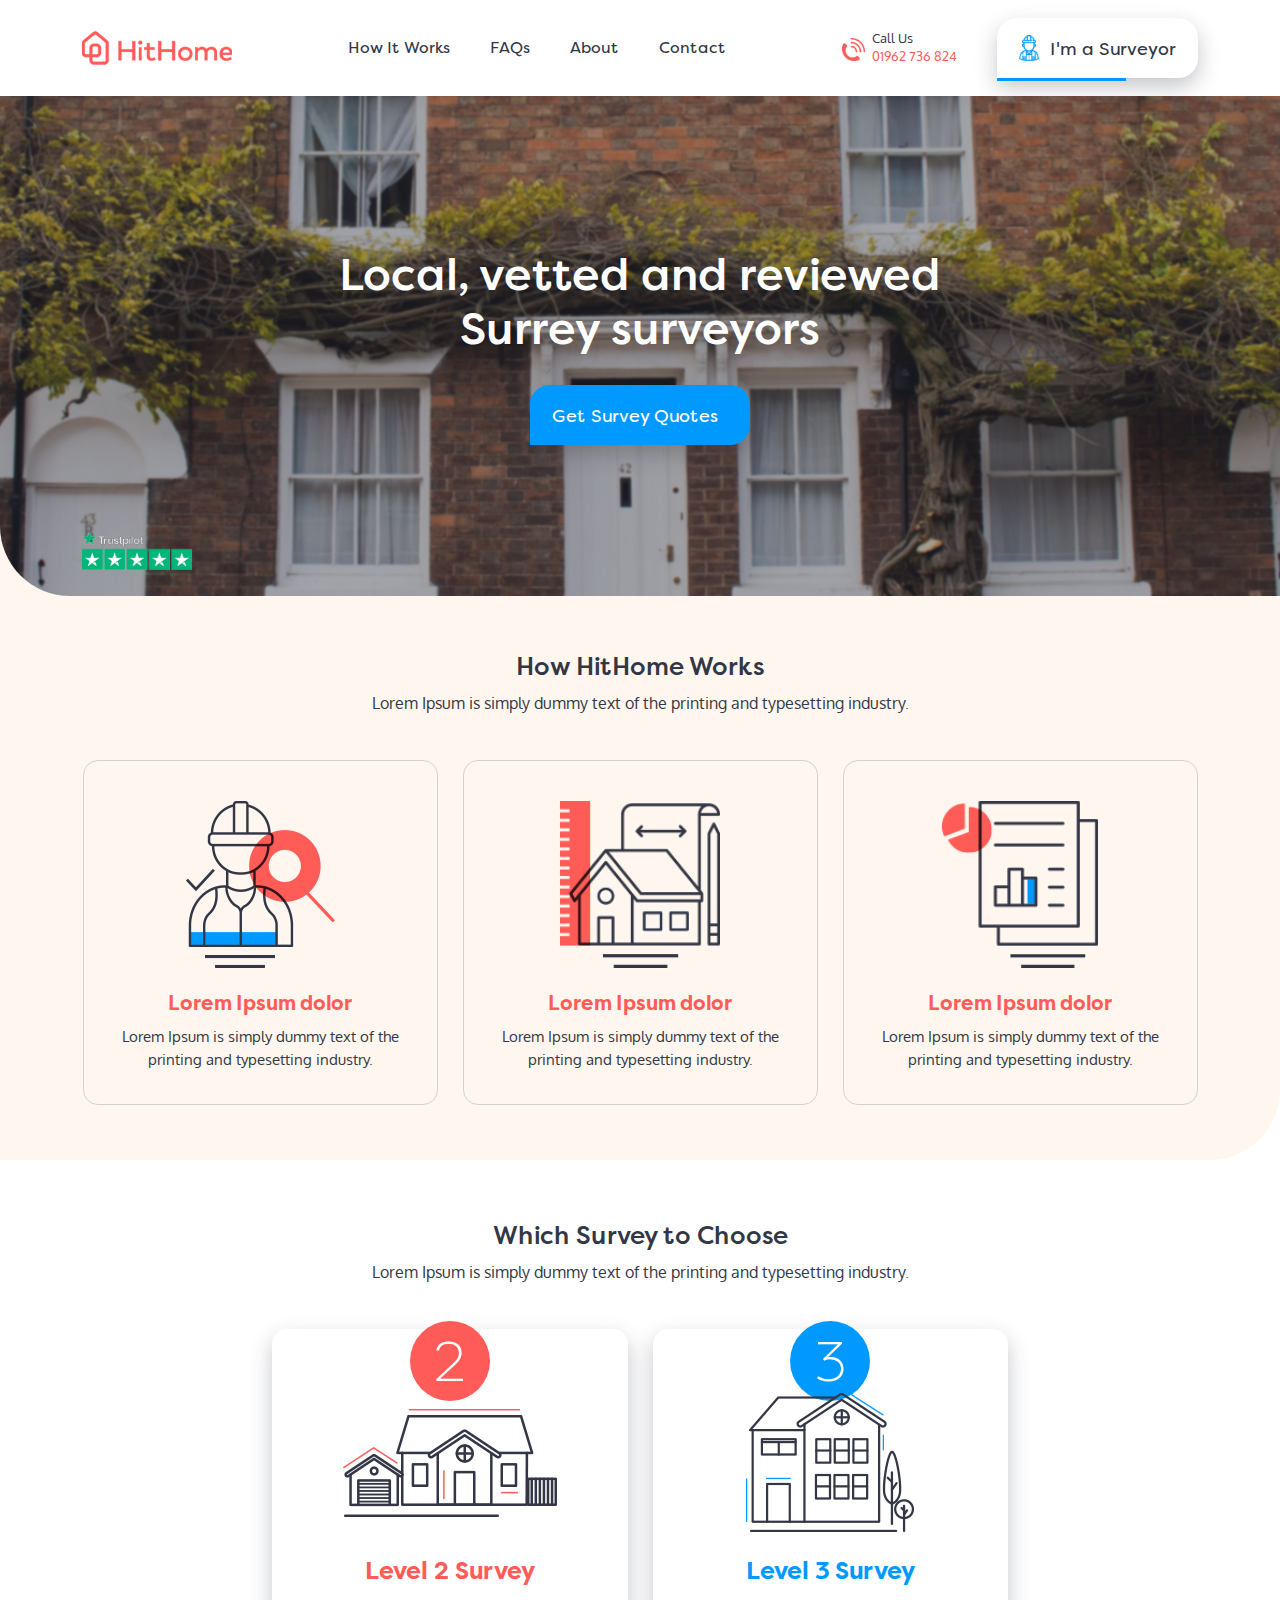
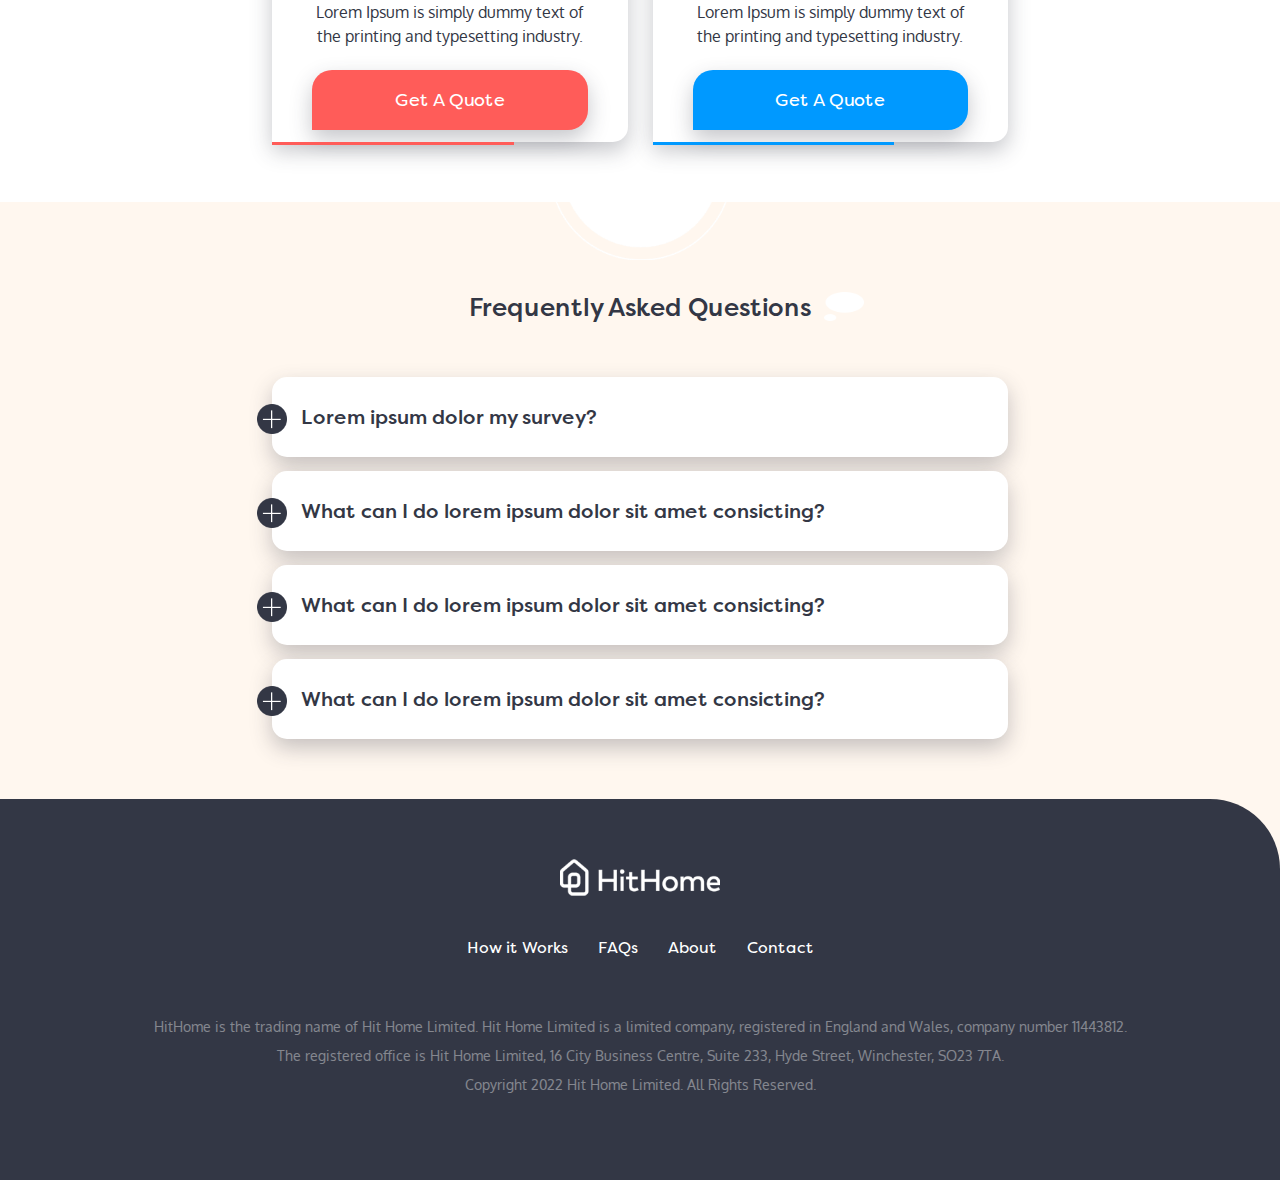
<file: index.html>
<!DOCTYPE html>
<html lang="en">
<head>
	<meta charset="utf-8">
	<title>HitHome</title>
	<meta name="viewport" content="width=device-width, initial-scale=1, shrink-to-fit=no">
	<meta name="description" content="Site description will be here">
	<link rel="icon" href="images/fav.png">
	<link rel="stylesheet" type="text/css" href="css/bootstrap.min.css">
	<link href="https://kit-pro.fontawesome.com/releases/v5.15.2/css/pro.min.css" rel="stylesheet">
	<link rel="stylesheet" href="css/default-edit.css">
	<link rel="stylesheet" type="text/css" href="style.css">
	<link rel="stylesheet" type="text/css" href="css/responsive.css">
	<!--End ALL STYLESHEET -->
</head>

<body>
	<!-- preloader -->
	<div id="preloader"></div>
	<!-- preloader-end -->
	<!-- main-wrap -->
	<div class="main-wrap">

		<!-- offcanvas-start -->
		<div class="offcanvas-menu">
			<ul class="offmenu" id="menuParent">
				<a href="#" class="offcanvas-close"><i class="far fa-times"></i></a>
				
				<div class="mobile-menu">
					<li><a href="#">How It Works</a></li>
					<li><a href="#">FAQs</a></li>
					<li><a href="#">About</a></li>
					<li><a href="#">Contact</a></li>
				</div>
				<div class="offcanvas-bottom-c">
					<a href="TEL:01962736824" class="hr-cu">
						<div class="icon">
							<img src="images/call.png" alt="">
						</div>
						<p>Call Us <br>
						   <span class="sm color-theme1">01962 736 824</span></p>
					</a>
					<a href="#" class="default-button">
						<img src="images/surveyor.png" alt="" class="if">
						<span class="txt">I'm a Surveyor</span>
						<span class="bt-line"></span>
					</a>
				</div>
			</ul>
		</div>
		<div class="offcanvas-overlay"></div>
		<!-- offcanvas-start-end -->

		<!-- header-section -->
		<header class="header-section">
			<div class="header__in">
				<div class="container">
					<div class="header-section__inner">
						<a href="index.html" class="header__logo">
							<img src="images/logo.png" alt="">
						</a>
						<div class="main-menu d-xl-block d-none">
							<ul>
								<li><a href="#">How It Works</a></li>
								<li><a href="#">FAQs</a></li>
								<li><a href="#">About</a></li>
								<li><a href="contact.html">Contact</a></li>
							</ul>
						</div>
						<div class="header__right d-xl-flex d-none">
							<a href="TEL:01962736824" class="hr-cu">
								<div class="icon">
									<img src="images/call.png" alt="">
								</div>
								<p>Call Us <br>
								   <span class="sm color-theme1">01962 736 824</span></p>
							</a>
							<a href="surveyor.html" class="default-button">
								<img src="images/surveyor.png" alt="" class="if">
								<span class="txt">I'm a Surveyor</span>
								<span class="bt-line"></span>
							</a>
						</div>
						<a href="javascript:void(0)" class="offcanvas-open d-xl-none">
							<i class="far fa-bars"></i>
						</a>
					</div>
				</div>
			</div>
		</header><!--End header-section -->

		<!-- main -->
		<main>
			<!-- hero-section -->
			<section class="hero-section">
				<div class="hero__background" style="background: url('images/hero-bg.png') no-repeat center center/cover;"></div>
				<div class="container">
					<div class="hero-section__inner">
						<div class="hero-content">
							<h1 class="h1">Local, vetted and reviewed  <br class="d-md-block d-none">
								Surrey surveyors</h1>
							<a href="#" class="default-button default-button--theme2 button">
								<span class="txt">Get Survey Quotes</span>
								<i class="far fa-arrow-right ar-right"></i>
							</a>
						</div>
						<div class="f-trustpilot">
							<img src="images/trustpilot.png" alt="">
						</div>
					</div>
				</div>
			</section><!-- hero-section end -->


			<!-- hw-section -->
			<section class="hw-section">
				<div class="container">
					<div class="hw-section__inner">

						<div class="sec-title hw-section__title cont_blk cont_blk--center">
							<h2 class="h2">How HitHome Works</h2>
							<p>Lorem Ipsum is simply dummy text of the printing and typesetting industry.</p>
						</div>

						<div class="hw-section__main">
							<div class="hw-card__wrapper row gy-4">
								<!-- hw-card -->
								<div class="col-lg-4 col-md-6 hw-card__outer">
									<div class="hw-card">
										<div class="icon">
											<img src="images/hw-shape-1.png" alt="">
										</div>
										<div class="hw-card__content">
											<h3>Lorem Ipsum dolor</h3>
											<p>Lorem Ipsum is simply dummy text of the 
												printing and typesetting industry.</p>
										</div>
									</div>
								</div>
								<!-- hw-card-end -->
								<!-- hw-card -->
								<div class="col-lg-4 col-md-6 hw-card__outer">
									<div class="hw-card">
										<div class="icon">
											<img src="images/hw-shape-2.png" alt="">
										</div>
										<div class="hw-card__content">
											<h3>Lorem Ipsum dolor</h3>
											<p>Lorem Ipsum is simply dummy text of the 
												printing and typesetting industry.</p>
										</div>
									</div>
								</div>
								<!-- hw-card-end -->
								<!-- hw-card -->
								<div class="col-lg-4 col-md-6 hw-card__outer">
									<div class="hw-card">
										<div class="icon">
											<img src="images/hw-shape-3.png" alt="">
										</div>
										<div class="hw-card__content">
											<h3>Lorem Ipsum dolor</h3>
											<p>Lorem Ipsum is simply dummy text of the 
												printing and typesetting industry.</p>
										</div>
									</div>
								</div>
								<!-- hw-card-end -->
							</div>
						</div>
					</div>
				</div>
			</section>
			<!-- hw-section-end -->


			<!-- sc-section -->
			<section class="sc-section">
				<div class="container">
					<!-- title -->
					<div class="sc-section__inner">
						<div class="sec-title sc-section__title cont_blk cont_blk--center">
							<h2 class="h2">Which Survey to Choose</h2>
							<p>Lorem Ipsum is simply dummy text of the printing and typesetting industry.</p>
						</div>
					</div>
					<!-- title -->
					<!-- main-cont -->
					<div class="sc-section__main">
						<div class="sc-cards__wrapper row gy-4">
							<!-- sc-card -->
							<div class="col-xl-4 col-md-6 sc-card_outer">
								<div class="sc-card">
									<div class="sc-card__top-tne">2</div>
									<div class="sc-card__icon">
										<img src="images/sc-icon-1.png" alt="">
									</div>
									<div class="sc-card__texts">
										<h3>Level 2 Survey</h3>
										<p>Lorem Ipsum is simply dummy text of the 
											printing and typesetting industry.</p>
										<a href="#" class="default-button button default-button--theme1">Get A Quote</a>
									</div>
								</div>
							</div>
							<!-- sc-card-end -->
							<!-- sc-card -->
							<div class="col-xl-4 col-md-6 sc-card_outer sc-card--theme2">
								<div class="sc-card">
									<div class="sc-card__top-tne">3</div>
									<div class="sc-card__icon">
										<img src="images/sc-icon-2.png" alt="">
									</div>
									<div class="sc-card__texts">
										<h3>Level 3 Survey</h3>
										<p>Lorem Ipsum is simply dummy text of the 
											printing and typesetting industry.</p>
										<a href="#" class="default-button button default-button--theme2">Get A Quote</a>
									</div>
								</div>
							</div>
							<!-- sc-card-end -->
						</div>
					</div>
					<!-- main-cont-end -->
				</div>
			</section>
			<!-- sc-section-end -->


			<!-- faq-section -->
			<div class="faq-section">
				<img src="images/faq-top-shape.png" alt="" class="faq-top-shape">
				<div class="container">
					<div class="faq-section__inner">
						<!-- title -->
						<div class="sec-title faq-section__title cont_blk cont_blk--center">
							<h2 class="h2">
								Frequently Asked Questions
								<img class="h-shape" src="images/faq-h3-shape.png" alt="">
							</h2>
						</div>
						<!-- title-end -->
						<!-- section-main -->
						<div class="faq-section__main row justify-content-center">
							<div class="faqs_wrapper col-xl-8" id="faqs-parent">
								<!-- single-faq -->
								<div class="single-faq">
									<a href="#" class="single-faq__title collapsed" data-bs-toggle="collapse" data-bs-target="#faq-1">
										<div class="ind"></div>
										<div class="txt">Lorem ipsum dolor my survey?</div>
									</a>
									<div class="single-faq__collapsed collapse" id="faq-1" data-bs-parent="#faqs-parent">
										<div class="single-faq__collapsed__inner">
											<p>Lorem Ipsum is simply dummy text of the printing and typesetting industry. Lorem Ipsum has been the industry's 
												standard dummy text ever since the 1500s, when an unknown printer took a galley of type and scrambled it to 
												make a type specimen book. It has survived not only five centuries, but also the leap into electronic typesetting, </p>
											<p>Remaining essentially unchanged. It was popularised in the 1960s with the release of Letraset sheets containing 
												Lorem Ipsum passages, and more recently with desktop publishing software like Aldus PageMaker including 
												versions of Lorem Ipsum</p>
										</div>
									</div>
								</div>
								<!-- single-faq-end -->
								<!-- single-faq -->
								<div class="single-faq">
									<a href="#" class="single-faq__title collapsed" data-bs-toggle="collapse" data-bs-target="#faq-2">
										<div class="ind"></div>
										<div class="txt">What can I do lorem ipsum dolor sit amet consicting?</div>
									</a>
									<div class="single-faq__collapsed collapse" id="faq-2" data-bs-parent="#faqs-parent">
										<div class="single-faq__collapsed__inner">
											<p>Lorem Ipsum is simply dummy text of the printing and typesetting industry. Lorem Ipsum has been the industry's 
												standard dummy text ever since the 1500s, when an unknown printer took a galley of type and scrambled it to 
												make a type specimen book. It has survived not only five centuries, but also the leap into electronic typesetting, </p>
											<p>Remaining essentially unchanged. It was popularised in the 1960s with the release of Letraset sheets containing 
												Lorem Ipsum passages, and more recently with desktop publishing software like Aldus PageMaker including 
												versions of Lorem Ipsum</p>
										</div>
									</div>
								</div>
								<!-- single-faq-end -->
								<!-- single-faq -->
								<div class="single-faq">
									<a href="#" class="single-faq__title collapsed" data-bs-toggle="collapse" data-bs-target="#faq-3">
										<div class="ind"></div>
										<div class="txt">What can I do lorem ipsum dolor sit amet consicting?</div>
									</a>
									<div class="single-faq__collapsed collapse" id="faq-3" data-bs-parent="#faqs-parent">
										<div class="single-faq__collapsed__inner">
											<p>Lorem Ipsum is simply dummy text of the printing and typesetting industry. Lorem Ipsum has been the industry's 
												standard dummy text ever since the 1500s, when an unknown printer took a galley of type and scrambled it to 
												make a type specimen book. It has survived not only five centuries, but also the leap into electronic typesetting, </p>
											<p>Remaining essentially unchanged. It was popularised in the 1960s with the release of Letraset sheets containing 
												Lorem Ipsum passages, and more recently with desktop publishing software like Aldus PageMaker including 
												versions of Lorem Ipsum</p>
										</div>
									</div>
								</div>
								<!-- single-faq-end -->
								<!-- single-faq -->
								<div class="single-faq">
									<a href="#" class="single-faq__title collapsed" data-bs-toggle="collapse" data-bs-target="#faq-4">
										<div class="ind"></div>
										<div class="txt">What can I do lorem ipsum dolor sit amet consicting?</div>
									</a>
									<div class="single-faq__collapsed collapse" id="faq-4" data-bs-parent="#faqs-parent">
										<div class="single-faq__collapsed__inner">
											<p>Lorem Ipsum is simply dummy text of the printing and typesetting industry. Lorem Ipsum has been the industry's 
												standard dummy text ever since the 1500s, when an unknown printer took a galley of type and scrambled it to 
												make a type specimen book. It has survived not only five centuries, but also the leap into electronic typesetting, </p>
											<p>Remaining essentially unchanged. It was popularised in the 1960s with the release of Letraset sheets containing 
												Lorem Ipsum passages, and more recently with desktop publishing software like Aldus PageMaker including 
												versions of Lorem Ipsum</p>
										</div>
									</div>
								</div>
								<!-- single-faq-end -->
							</div>
						</div>
						<!-- section-main-end -->
					</div>
				</div>
			</div>
			<!-- faq-section-end -->


		</main><!-- main end -->

		<!-- footer-section -->
		<footer class="footer-section">
			<div class="container">
				<div class="footer-section__inner">
						
					<a href="index.html" class="footer__logo">
						<img src="images/logo-white.png" alt="">
					</a>
	
					<ul class="f-menu">
						<li><a href="#">How it Works</a></li>
						<li><a href="#">FAQs</a></li>
						<li><a href="#">About</a></li>
						<li><a href="#">Contact</a></li>
					</ul>
	
					<ul class="f-social-menu">
						<li><a href="#"><i class="fab fa-instagram"></i></a></li>
						<li><a href="#"><i class="fab fa-facebook-f"></i></a></li>
						<li><a href="#"><i class="fab fa-twitter"></i></a></li>
						<li><a href="#"><i class="fab fa-linkedin-in"></i></a></li>
					</ul>
	
					<p class="fp">
						HitHome is the trading name of Hit Home Limited. Hit Home Limited is a limited company, registered in England and Wales, company number 11443812. 
						<br>
						The registered office is Hit Home Limited, 16 City Business Centre, Suite 233, Hyde Street, Winchester, SO23 7TA. 
						<br>
						Copyright 2022 Hit Home Limited. All Rights Reserved.
					</p>
	
				</div>
			</div>
		</footer><!--End footer-section -->
	</div><!-- main-wrap -->
	


	<!-- js -->
	<script src="js/jquery-3.6.0.min.js"></script>
	<script src="js/bootstrap.bundle.min.js"></script>
	<script src="js/jquery.scrollUp.min.js"></script>
	<script src="js/main.js"></script>
	<!-- End All Js -->
	

</body>
</html>
</file>
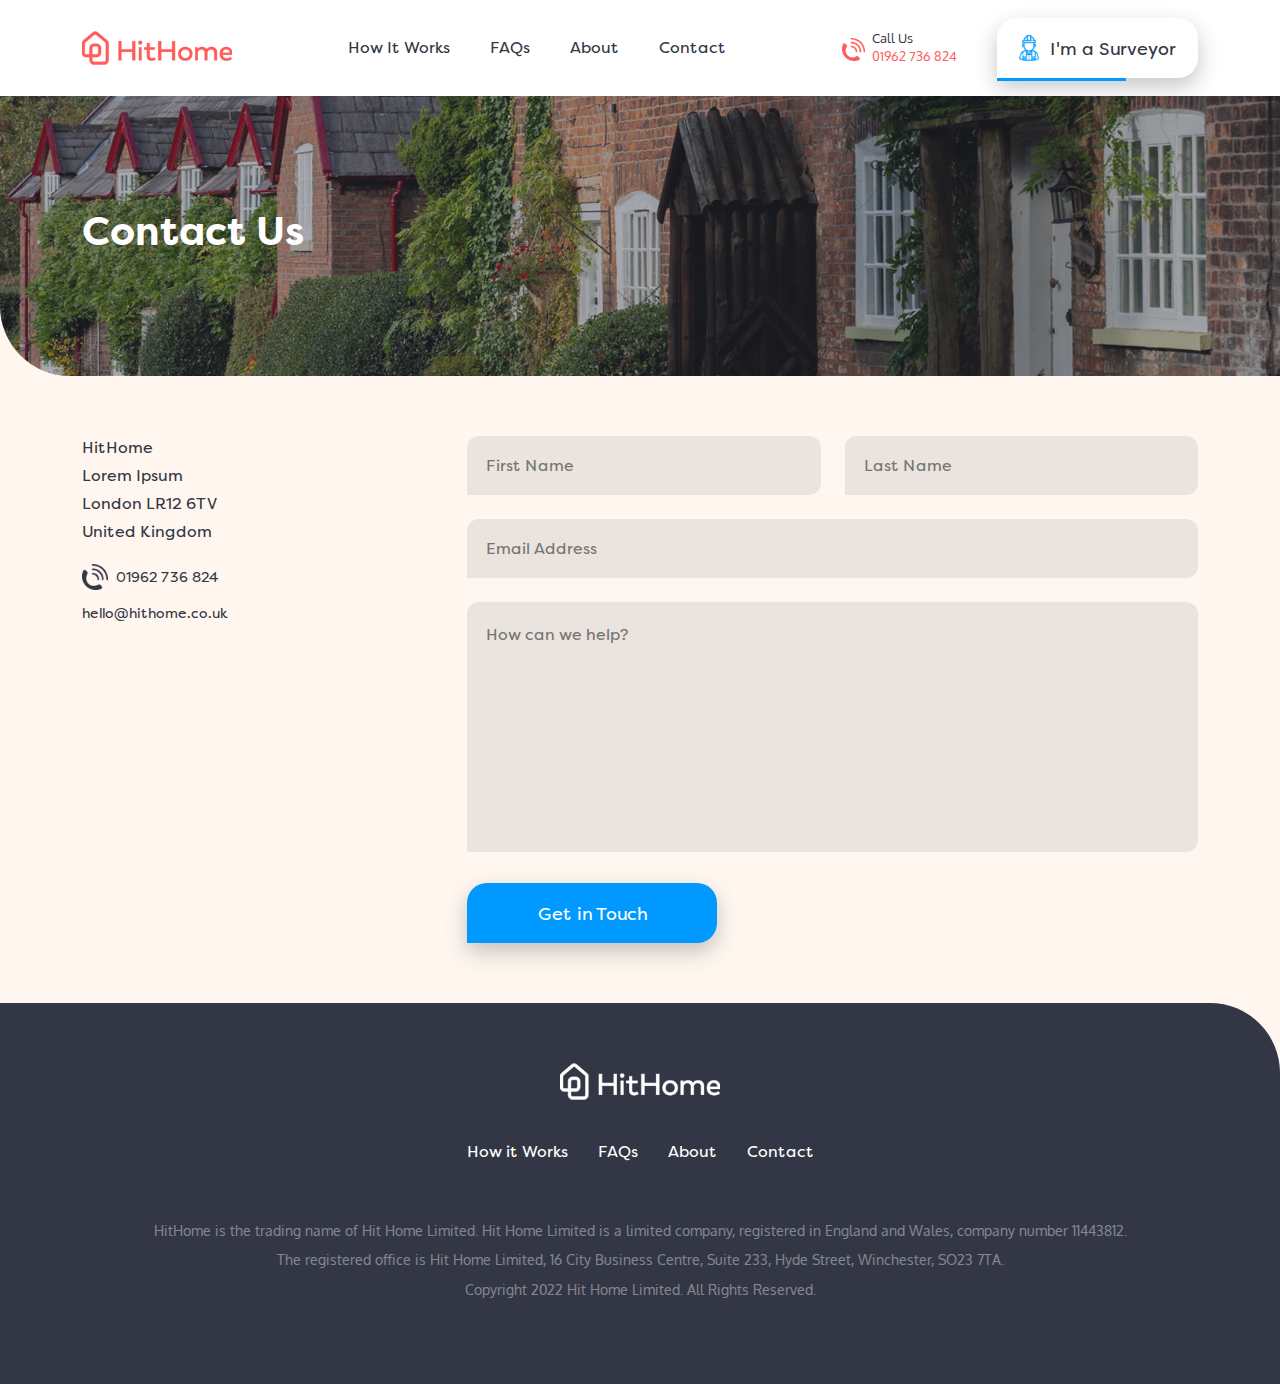
<file: contact.html>
<!DOCTYPE html>
<html lang="en">
<head>
	<meta charset="utf-8">
	<title>HitHome</title>
	<meta name="viewport" content="width=device-width, initial-scale=1, shrink-to-fit=no">
	<meta name="description" content="Site description will be here">
	<link rel="icon" href="images/fav.png">
	<link rel="stylesheet" type="text/css" href="css/bootstrap.min.css">
	<link href="https://kit-pro.fontawesome.com/releases/v5.15.2/css/pro.min.css" rel="stylesheet">
	<link rel="stylesheet" href="css/owl.carousel.min.css">
	<link rel="stylesheet" href="css/default-edit.css">
	<link rel="stylesheet" type="text/css" href="style.css">
	<link rel="stylesheet" type="text/css" href="css/responsive.css">
	<!--End ALL STYLESHEET -->
</head>

<body>
	<!-- preloader -->
	<div id="preloader"></div>
	<!-- preloader-end -->
	<!-- main-wrap -->
	<div class="main-wrap">

		<!-- offcanvas-start -->
		<div class="offcanvas-menu">
			<ul class="offmenu" id="menuParent">
				<a href="#" class="offcanvas-close"><i class="far fa-times"></i></a>
				
				<div class="mobile-menu">
					<li><a href="#">How It Works</a></li>
					<li><a href="#">FAQs</a></li>
					<li><a href="#">About</a></li>
					<li><a href="#">Contact</a></li>
				</div>
				<div class="offcanvas-bottom-c">
					<a href="TEL:01962736824" class="hr-cu">
						<div class="icon">
							<img src="images/call.png" alt="">
						</div>
						<p>Call Us <br>
						   <span class="sm color-theme1">01962 736 824</span></p>
					</a>
					<a href="#" class="default-button">
						<img src="images/surveyor.png" alt="" class="if">
						<span class="txt">I'm a Surveyor</span>
						<span class="bt-line"></span>
					</a>
				</div>
			</ul>
		</div>
		<div class="offcanvas-overlay"></div>
		<!-- offcanvas-start-end -->

		<!-- header-section -->
		<header class="header-section">
			<div class="header__in">
				<div class="container">
					<div class="header-section__inner">
						<a href="index.html" class="header__logo">
							<img src="images/logo.png" alt="">
						</a>
						<div class="main-menu d-xl-block d-none">
							<ul>
								<li><a href="#">How It Works</a></li>
								<li><a href="#">FAQs</a></li>
								<li><a href="#">About</a></li>
								<li><a href="contact.html">Contact</a></li>
							</ul>
						</div>
						<div class="header__right d-xl-flex d-none">
							<a href="TEL:01962736824" class="hr-cu">
								<div class="icon">
									<img src="images/call.png" alt="">
								</div>
								<p>Call Us <br>
								   <span class="sm color-theme1">01962 736 824</span></p>
							</a>
							<a href="surveyor.html" class="default-button">
								<img src="images/surveyor.png" alt="" class="if">
								<span class="txt">I'm a Surveyor</span>
								<span class="bt-line"></span>
							</a>
						</div>
						<a href="javascript:void(0)" class="offcanvas-open d-xl-none">
							<i class="far fa-bars"></i>
						</a>
					</div>
				</div>
			</div>
		</header><!--End header-section -->

		<!-- main -->
		<main>
			
			<!-- title-hero -->
			<section class="title-hero">
				<div class="title-hero__background" style="background: url('images/contact-hero.png') no-repeat center center/cover"></div>
				<div class="container">
					<div class="title-hero__inner">
						<div class="title-hero__content">
							<h1 class="h1">Contact Us</h1>
						</div>
					</div>
				</div>
			</section>
			<!-- title-hero-end -->


			<!-- contact-section -->
			<section class="contact-section">
				<div class="container">
					<div class="contact-section__inner">

						<div class="contact-section__row1">

							<div class="contact__left">
								<ul class="contact_lmenu">
									<li><a href="#">HitHome</a></li>
									<li><a href="#">Lorem Ipsum</a></li>
									<li><a href="#">London LR12 6TV</a></li>
									<li><a href="#">United Kingdom</a></li>
								</ul>
								<a href="TEL:01962736824" class="contact_l-ia">
									<div class="icon">
										<img src="images/call-icon.png" alt="">
									</div>
									<span class="txt">01962 736 824</span>
								</a>
								<a href="mailto:hello@hithome.co.uk" class="contact_l-ia">hello@hithome.co.uk</a>
							</div>


							<div class="contact__form">
								<div class="contact__form__main row gy-4">
									<div class="col-md-6">
										<div class="single-input-x">
											<div class="input-x_outer">
												<input type="text" class="input-x" placeholder="First Name">
											</div>
										</div>
									</div>
									<div class="col-md-6">
										<div class="single-input-x">
											<div class="input-x_outer">
												<input type="text" class="input-x" placeholder="Last Name">
											</div>
										</div>
									</div>
									<div class="col-12">
										<div class="single-input-x">
											<div class="input-x_outer">
												<input type="text" class="input-x" placeholder="Email Address">
											</div>
										</div>
									</div>
									<div class="col-12">
										<div class="single-input-x">
											<div class="input-x_outer">
												<textarea class="input-x input-x--big" placeholder="How can we help?"></textarea>
											</div>
										</div>
									</div>
									<div class="col-12">
										<button href="#" class="default-button default-button--theme2 submit-button">
											Get in Touch
										</button>
									</div>
								</div>
							</div>

						</div>

					</div>
				</div>
			</section>
			<!-- contact-section-end -->

		</main><!-- main end -->

		<!-- footer-section -->
		<footer class="footer-section">
			<div class="container">
				<div class="footer-section__inner">
						
					<a href="index.html" class="footer__logo">
						<img src="images/logo-white.png" alt="">
					</a>
	
					<ul class="f-menu">
						<li><a href="#">How it Works</a></li>
						<li><a href="#">FAQs</a></li>
						<li><a href="#">About</a></li>
						<li><a href="#">Contact</a></li>
					</ul>
	
					<ul class="f-social-menu">
						<li><a href="#"><i class="fab fa-instagram"></i></a></li>
						<li><a href="#"><i class="fab fa-facebook-f"></i></a></li>
						<li><a href="#"><i class="fab fa-twitter"></i></a></li>
						<li><a href="#"><i class="fab fa-linkedin-in"></i></a></li>
					</ul>
	
					<p class="fp">
						HitHome is the trading name of Hit Home Limited. Hit Home Limited is a limited company, registered in England and Wales, company number 11443812. 
						<br>
						The registered office is Hit Home Limited, 16 City Business Centre, Suite 233, Hyde Street, Winchester, SO23 7TA. 
						<br>
						Copyright 2022 Hit Home Limited. All Rights Reserved.
					</p>
	
				</div>
			</div>
		</footer><!--End footer-section -->
	</div><!-- main-wrap -->

	
	<!-- js -->
	<script src="js/jquery-3.6.0.min.js"></script>
	<script src="js/bootstrap.bundle.min.js"></script>
	<script src="js/jquery.scrollUp.min.js"></script>
	<script src="js/owl.carousel.min.js"></script>
	<script>
		  $('.team-slider__js-active').owlCarousel({
			loop:true,
			responsiveClass:true,
			// items:5,
			margin: 23,
			autoWidth:true,
			dots: false,
			nav:true,
			navText: ['<img src="images/slider-arrow-left.png" alt="">','<img src="images/slider-arrow-right.png" alt="">'],
			responsive:{
				0:{
					margin: 12,
					center: true
				},
				575:{
					margin: 12,
					center: true
				},
				767:{
					margin: 15,
					center: true
				},
				991:{
					margin: 15,
					center: true
				},
				1199:{
					margin: 15,
				},
				1399:{
					margin: 15,
				},
				1599:{
					margin: 23,
				}
			}
		});
	</script>
	<script src="js/main.js"></script>
	<!-- End All Js -->
	

</body>
</html>
</file>
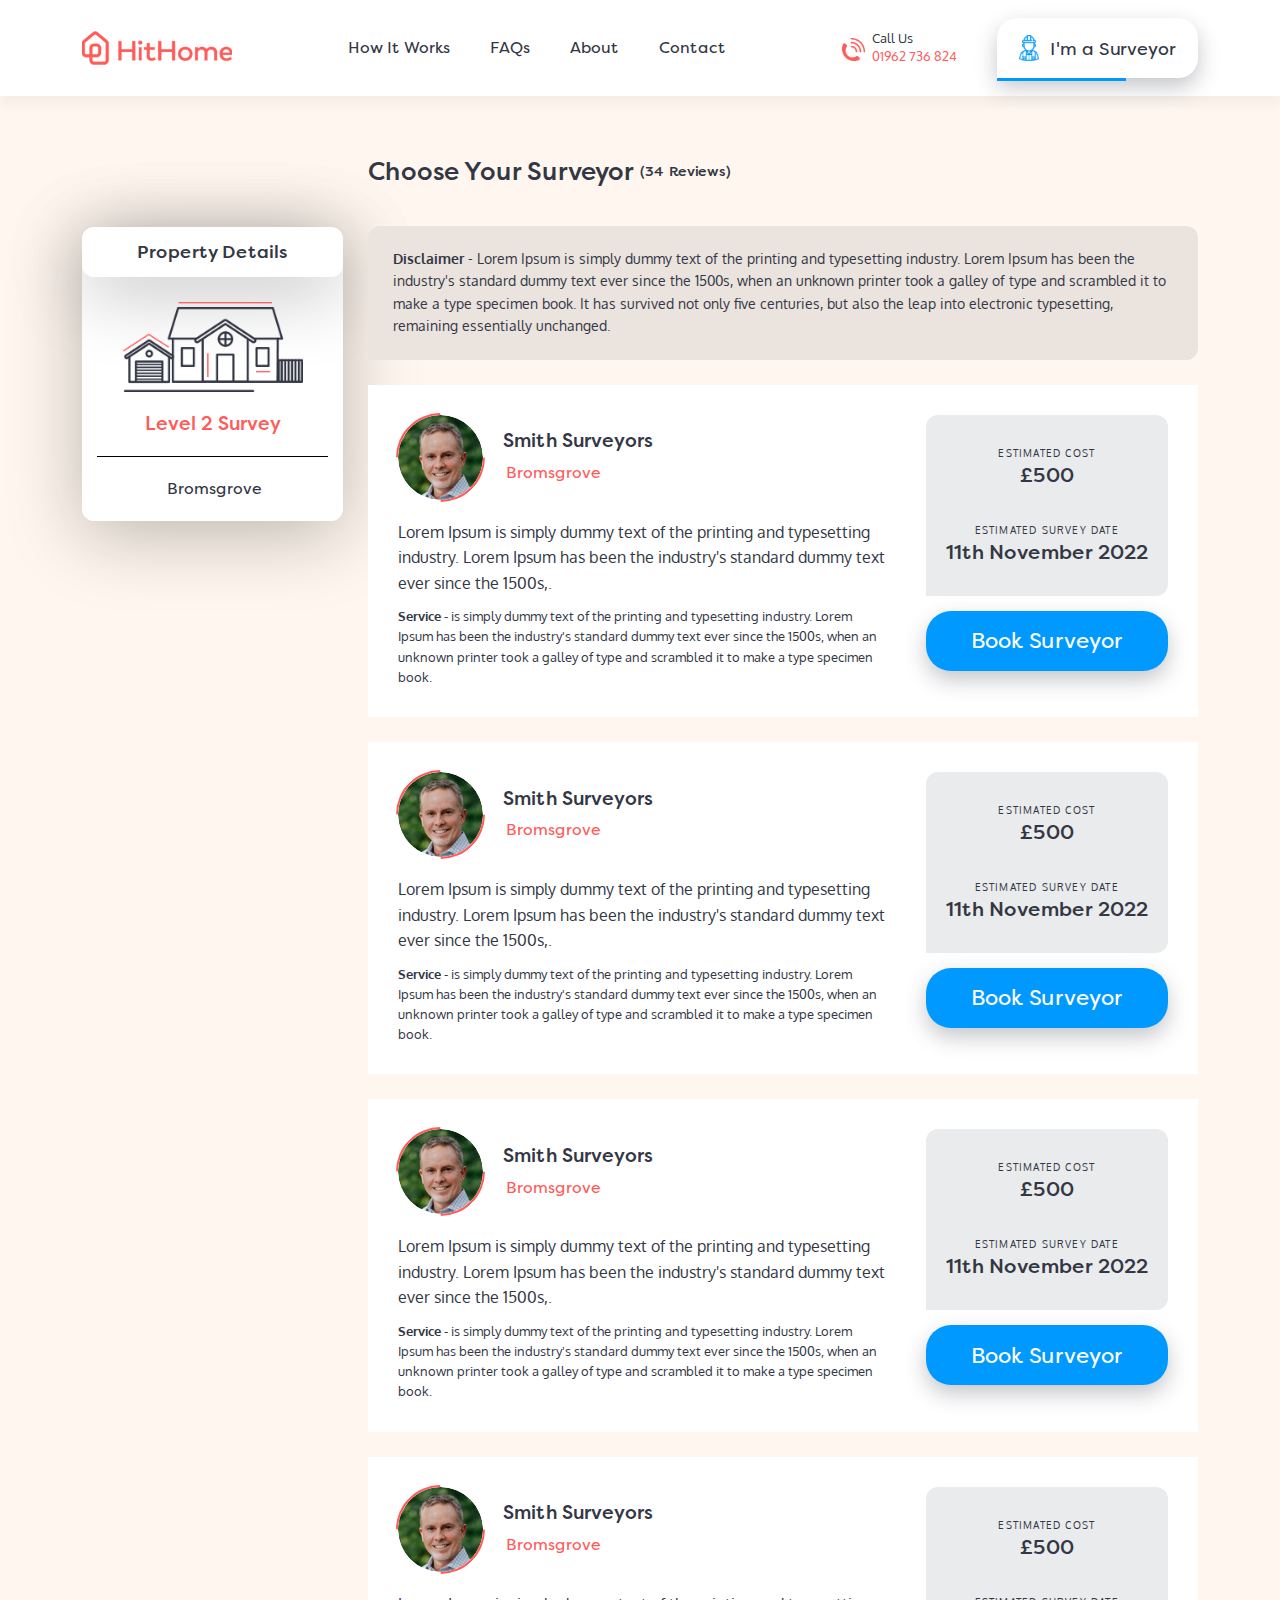
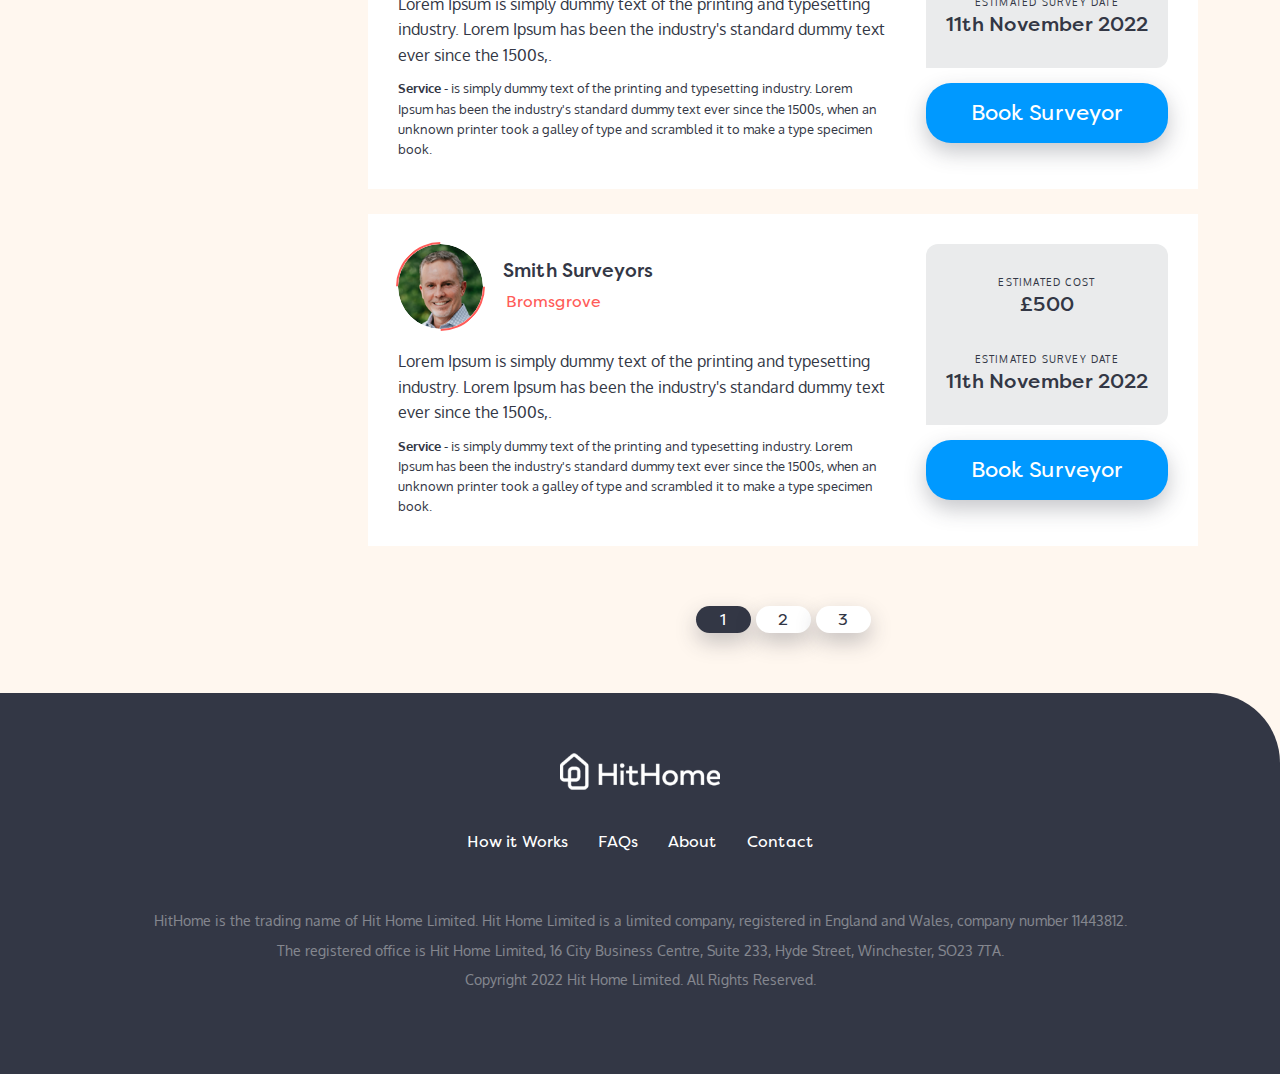
<file: search-result.html>
<!DOCTYPE html>
<html lang="en">
<head>
	<meta charset="utf-8">
	<title>HitHome</title>
	<meta name="viewport" content="width=device-width, initial-scale=1, shrink-to-fit=no">
	<meta name="description" content="Site description will be here">
	<link rel="icon" href="images/fav.png">
	<link rel="stylesheet" type="text/css" href="css/bootstrap.min.css">
	<link href="https://kit-pro.fontawesome.com/releases/v5.15.2/css/pro.min.css" rel="stylesheet">
	<link rel="stylesheet" href="css/default-edit.css">
	<link rel="stylesheet" type="text/css" href="style.css">
	<link rel="stylesheet" type="text/css" href="css/responsive.css">
	<!--End ALL STYLESHEET -->
</head>

<body>
	<!-- preloader -->
	<div id="preloader"></div>
	<!-- preloader-end -->
	<!-- main-wrap -->
	<div class="main-wrap">

		<!-- offcanvas-start -->
		<div class="offcanvas-menu">
			<ul class="offmenu" id="menuParent">
				<a href="#" class="offcanvas-close"><i class="far fa-times"></i></a>
				
				<div class="mobile-menu">
					<li><a href="#">How It Works</a></li>
					<li><a href="#">FAQs</a></li>
					<li><a href="#">About</a></li>
					<li><a href="#">Contact</a></li>
				</div>
				<div class="offcanvas-bottom-c">
					<a href="TEL:01962736824" class="hr-cu">
						<div class="icon">
							<img src="images/call.png" alt="">
						</div>
						<p>Call Us <br>
						   <span class="sm color-theme1">01962 736 824</span></p>
					</a>
					<a href="#" class="default-button">
						<img src="images/surveyor.png" alt="" class="if">
						<span class="txt">I'm a Surveyor</span>
						<span class="bt-line"></span>
					</a>
				</div>
			</ul>
		</div>
		<div class="offcanvas-overlay"></div>
		<!-- offcanvas-start-end -->

		<!-- header-section -->
		<header class="header-section">
			<div class="header__in">
				<div class="container">
					<div class="header-section__inner">
						<a href="index.html" class="header__logo">
							<img src="images/logo.png" alt="">
						</a>
						<div class="main-menu d-xl-block d-none">
							<ul>
								<li><a href="#">How It Works</a></li>
								<li><a href="#">FAQs</a></li>
								<li><a href="#">About</a></li>
								<li><a href="contact.html">Contact</a></li>
							</ul>
						</div>
						<div class="header__right d-xl-flex d-none">
							<a href="TEL:01962736824" class="hr-cu">
								<div class="icon">
									<img src="images/call.png" alt="">
								</div>
								<p>Call Us <br>
								   <span class="sm color-theme1">01962 736 824</span></p>
							</a>
							<a href="surveyor.html" class="default-button">
								<img src="images/surveyor.png" alt="" class="if">
								<span class="txt">I'm a Surveyor</span>
								<span class="bt-line"></span>
							</a>
						</div>
						<a href="javascript:void(0)" class="offcanvas-open d-xl-none">
							<i class="far fa-bars"></i>
						</a>
					</div>
				</div>
			</div>
		</header><!--End header-section -->

		<!-- main -->
		<main>
			

			<!-- result-section -->
			<section class="result-section">
				<div class="container">
					<div class="result-section__inner">

						<!-- result__row-main -->
						<div class="result__row-main">

							<!-- result__sidebar -->
							<div class="result__sidebar">
								<div class="result__sidebar__inner">
									<div class="prod-box">
										<div class="prod-box__title">
											<h3 class="mb-0">Property Details</h3>
										</div>
										<div class="prod-box__main">
											<div class="prod-box__main__icon">
												<img src="images/prod-image.png" alt="">
											</div>
											<h2>Level 2 Survey</h2>
											<div class="line"></div>
											<a href="#" class="a-loc">
												<i class="fas fa-map-marker-alt"></i>
												<span class="txt">Bromsgrove</span>
											</a>
										</div>
									</div>
								</div>
							</div>
							<!-- result__sidebar-/end -->

							<!-- result__main -->
							<div class="result__main">
								<div class="result__main__inner">

									<div class="result__main__title">
										<div class="result__main__title__trow">
											<h2 class="h2">
												<span>Choose Your Surveyor</span>&nbsp; <span class="sm"> (34 Reviews)</span>
											</h2>
										</div>
										<div class="disclaimer-box">
											<p><strong>Disclaimer </strong>- Lorem Ipsum is simply dummy text of the printing and typesetting industry. Lorem Ipsum has been the industry's standard dummy text ever 
												since the 1500s, when an unknown printer took a galley of type and scrambled it to make a type specimen book. It has survived not only five centuries, 
												but also the leap into electronic typesetting, remaining essentially unchanged.</p>
										</div>
									</div>


									<div class="surveyor-card__Wrapper">
										<!-- surveyor-card -->
										<div class="surveyor-card">
											<div class="surveyor-card__mrow">
												<div class="surveyor-card__mrow__text-side">
													<div class="surveyor-card__author">
														<div class="surveyor-card__author__image">
															<img src="images/surveyor-person.png" alt="">
														</div>
														<div class="surveyor-card__author__cont">
															<h3>Smith Surveyors</h3>
															<a href="#" class="a-loc">
																<i class="fas fa-map-marker-alt"></i>
																<span class="txt color-theme1">Bromsgrove</span>
															</a>
														</div>
													</div>
													<div class="surveyor-card__content-main">
														<h4>Lorem Ipsum is simply dummy text of the printing and typesetting industry. 
															Lorem Ipsum has been the industry's standard dummy text ever since 
															the 1500s,.</h4>
														<p><strong>Service</strong> - is simply dummy text of the printing and typesetting industry. Lorem Ipsum has been 
															the industry's standard dummy text ever since the 1500s, when an unknown printer took a 
															galley of type and scrambled it to make a type specimen book.</p>
													</div>
												</div>
												<div class="surveyor-card__mrow__side">
													<div class="surveyor-card__cost-box">
														<div class="surveyor-card__cost-box__top">
															<h5>ESTIMATED COST</h5>
															<h3 class="mb-0">£500</h3>
														</div>
														<div class="surveyor-card__cost-box__bottom">
															<h5>ESTIMATED SURVEY DATE</h5>
															<h3 class="mb-0">11th November 2022</h3>
														</div>
													</div>
													<a data-bs-toggle="modal" data-bs-target="#enquire-modal" href="#" class="default-button bottom-button default-button--theme2">Book Surveyor</a>
												</div>
											</div>
										</div>
										<!-- surveyor-card-end -->

										<!-- surveyor-card -->
										<div class="surveyor-card">
											<div class="surveyor-card__mrow">
												<div class="surveyor-card__mrow__text-side">
													<div class="surveyor-card__author">
														<div class="surveyor-card__author__image">
															<img src="images/surveyor-person.png" alt="">
														</div>
														<div class="surveyor-card__author__cont">
															<h3>Smith Surveyors</h3>
															<a href="#" class="a-loc">
																<i class="fas fa-map-marker-alt"></i>
																<span class="txt color-theme1">Bromsgrove</span>
															</a>
														</div>
													</div>
													<div class="surveyor-card__content-main">
														<h4>Lorem Ipsum is simply dummy text of the printing and typesetting industry. 
															Lorem Ipsum has been the industry's standard dummy text ever since 
															the 1500s,.</h4>
														<p><strong>Service</strong> - is simply dummy text of the printing and typesetting industry. Lorem Ipsum has been 
															the industry's standard dummy text ever since the 1500s, when an unknown printer took a 
															galley of type and scrambled it to make a type specimen book.</p>
													</div>
												</div>
												<div class="surveyor-card__mrow__side">
													<div class="surveyor-card__cost-box">
														<div class="surveyor-card__cost-box__top">
															<h5>ESTIMATED COST</h5>
															<h3 class="mb-0">£500</h3>
														</div>
														<div class="surveyor-card__cost-box__bottom">
															<h5>ESTIMATED SURVEY DATE</h5>
															<h3 class="mb-0">11th November 2022</h3>
														</div>
													</div>
													<a data-bs-toggle="modal" data-bs-target="#enquire-modal" href="#" class="default-button bottom-button default-button--theme2">Book Surveyor</a>
												</div>
											</div>
										</div>
										<!-- surveyor-card-end -->

										<!-- surveyor-card -->
										<div class="surveyor-card">
											<div class="surveyor-card__mrow">
												<div class="surveyor-card__mrow__text-side">
													<div class="surveyor-card__author">
														<div class="surveyor-card__author__image">
															<img src="images/surveyor-person.png" alt="">
														</div>
														<div class="surveyor-card__author__cont">
															<h3>Smith Surveyors</h3>
															<a href="#" class="a-loc">
																<i class="fas fa-map-marker-alt"></i>
																<span class="txt color-theme1">Bromsgrove</span>
															</a>
														</div>
													</div>
													<div class="surveyor-card__content-main">
														<h4>Lorem Ipsum is simply dummy text of the printing and typesetting industry. 
															Lorem Ipsum has been the industry's standard dummy text ever since 
															the 1500s,.</h4>
														<p><strong>Service</strong> - is simply dummy text of the printing and typesetting industry. Lorem Ipsum has been 
															the industry's standard dummy text ever since the 1500s, when an unknown printer took a 
															galley of type and scrambled it to make a type specimen book.</p>
													</div>
												</div>
												<div class="surveyor-card__mrow__side">
													<div class="surveyor-card__cost-box">
														<div class="surveyor-card__cost-box__top">
															<h5>ESTIMATED COST</h5>
															<h3 class="mb-0">£500</h3>
														</div>
														<div class="surveyor-card__cost-box__bottom">
															<h5>ESTIMATED SURVEY DATE</h5>
															<h3 class="mb-0">11th November 2022</h3>
														</div>
													</div>
													<a data-bs-toggle="modal" data-bs-target="#enquire-modal" href="#" class="default-button bottom-button default-button--theme2">Book Surveyor</a>
												</div>
											</div>
										</div>
										<!-- surveyor-card-end -->

										<!-- surveyor-card -->
										<div class="surveyor-card">
											<div class="surveyor-card__mrow">
												<div class="surveyor-card__mrow__text-side">
													<div class="surveyor-card__author">
														<div class="surveyor-card__author__image">
															<img src="images/surveyor-person.png" alt="">
														</div>
														<div class="surveyor-card__author__cont">
															<h3>Smith Surveyors</h3>
															<a href="#" class="a-loc">
																<i class="fas fa-map-marker-alt"></i>
																<span class="txt color-theme1">Bromsgrove</span>
															</a>
														</div>
													</div>
													<div class="surveyor-card__content-main">
														<h4>Lorem Ipsum is simply dummy text of the printing and typesetting industry. 
															Lorem Ipsum has been the industry's standard dummy text ever since 
															the 1500s,.</h4>
														<p><strong>Service</strong> - is simply dummy text of the printing and typesetting industry. Lorem Ipsum has been 
															the industry's standard dummy text ever since the 1500s, when an unknown printer took a 
															galley of type and scrambled it to make a type specimen book.</p>
													</div>
												</div>
												<div class="surveyor-card__mrow__side">
													<div class="surveyor-card__cost-box">
														<div class="surveyor-card__cost-box__top">
															<h5>ESTIMATED COST</h5>
															<h3 class="mb-0">£500</h3>
														</div>
														<div class="surveyor-card__cost-box__bottom">
															<h5>ESTIMATED SURVEY DATE</h5>
															<h3 class="mb-0">11th November 2022</h3>
														</div>
													</div>
													<a data-bs-toggle="modal" data-bs-target="#enquire-modal" href="#" class="default-button bottom-button default-button--theme2">Book Surveyor</a>
												</div>
											</div>
										</div>
										<!-- surveyor-card-end -->

										<!-- surveyor-card -->
										<div class="surveyor-card">
											<div class="surveyor-card__mrow">
												<div class="surveyor-card__mrow__text-side">
													<div class="surveyor-card__author">
														<div class="surveyor-card__author__image">
															<img src="images/surveyor-person.png" alt="">
														</div>
														<div class="surveyor-card__author__cont">
															<h3>Smith Surveyors</h3>
															<a href="#" class="a-loc">
																<i class="fas fa-map-marker-alt"></i>
																<span class="txt color-theme1">Bromsgrove</span>
															</a>
														</div>
													</div>
													<div class="surveyor-card__content-main">
														<h4>Lorem Ipsum is simply dummy text of the printing and typesetting industry. 
															Lorem Ipsum has been the industry's standard dummy text ever since 
															the 1500s,.</h4>
														<p><strong>Service</strong> - is simply dummy text of the printing and typesetting industry. Lorem Ipsum has been 
															the industry's standard dummy text ever since the 1500s, when an unknown printer took a 
															galley of type and scrambled it to make a type specimen book.</p>
													</div>
												</div>
												<div class="surveyor-card__mrow__side">
													<div class="surveyor-card__cost-box">
														<div class="surveyor-card__cost-box__top">
															<h5>ESTIMATED COST</h5>
															<h3 class="mb-0">£500</h3>
														</div>
														<div class="surveyor-card__cost-box__bottom">
															<h5>ESTIMATED SURVEY DATE</h5>
															<h3 class="mb-0">11th November 2022</h3>
														</div>
													</div>
													<a data-bs-toggle="modal" data-bs-target="#enquire-modal" href="#" class="default-button bottom-button default-button--theme2">Book Surveyor</a>
												</div>
											</div>
										</div>
										<!-- surveyor-card-end -->
									</div>


									<!-- pagination -->
									<div class="pagination">
										<ul>
											<li><a class="active" href="#">1</a></li>
											<li><a href="#">2</a></li>
											<li><a href="#">3</a></li>
										</ul>
									</div>
									<!-- pagination-end -->

								</div>
							</div>
							<!-- result__main-/end -->
						</div>
						<!-- result__row-main-/end -->

					</div>
				</div>
			</section>
			<!-- result-section-end -->


		</main><!-- main end -->

		<!-- footer-section -->
		<footer class="footer-section">
			<div class="container">
				<div class="footer-section__inner">
						
					<a href="index.html" class="footer__logo">
						<img src="images/logo-white.png" alt="">
					</a>
	
					<ul class="f-menu">
						<li><a href="#">How it Works</a></li>
						<li><a href="#">FAQs</a></li>
						<li><a href="#">About</a></li>
						<li><a href="#">Contact</a></li>
					</ul>
	
					<ul class="f-social-menu">
						<li><a href="#"><i class="fab fa-instagram"></i></a></li>
						<li><a href="#"><i class="fab fa-facebook-f"></i></a></li>
						<li><a href="#"><i class="fab fa-twitter"></i></a></li>
						<li><a href="#"><i class="fab fa-linkedin-in"></i></a></li>
					</ul>
	
					<p class="fp">
						HitHome is the trading name of Hit Home Limited. Hit Home Limited is a limited company, registered in England and Wales, company number 11443812. 
						<br>
						The registered office is Hit Home Limited, 16 City Business Centre, Suite 233, Hyde Street, Winchester, SO23 7TA. 
						<br>
						Copyright 2022 Hit Home Limited. All Rights Reserved.
					</p>
	
				</div>
			</div>
		</footer><!--End footer-section -->
	</div><!-- main-wrap -->


	<!-- Modal -->
	<div class="modal fade enquire-modal-wrapper" id="enquire-modal" tabindex="-1" aria-labelledby="exampleModalLabel" aria-hidden="true">
		<div class="modal-dialog modal-dialog-centered">
			<div class="modal-content">
				<div class="enquire-modal">
					<a href="#" data-bs-dismiss="modal" class="modal-close">
						<i class="far fa-times"></i>
					</a>
					<div class="enquire-modal__title">
						<h3 class="mb-0">Enquire</h3>
					</div>
					<div class="enquire-modal__main">
						<div class="enquire-form row gy-3">
							<div class="col-12">
								<div class="single-input-x">
									<div class="input-x_outer">
										<input type="text" class="input-x" placeholder="Your Post Code">
									</div>
								</div>
							</div>
							
							<div class="col-12">
								<div class="row gx-3 gy-3">
									<div class="col-sm-6">
										<label class="survey-sm-card">
											<input type="radio" class="survey-sm-card__checkbox checkbox d-none" name="survey-number" checked>
											<div class="survey-sm-card__border-elm"></div>
											<div class="survey-sm-card__image">
												<img src="images/sc-icon-1.png" alt="">
											</div>
											<div class="survey-sm-card__content">
												<h3>Level 2 Survey</h3>
												<p>Lorem Ipsum is simply dummy text 
													of the printing and typesetting.</p>
												<ul class="bull-ul">
													<li>Lorem ipsum is simply</li>
													<li>Lorem ipsum is simply</li>
													<li>Lorem ipsum is simply</li>
													<li>Lorem ipsum is simply</li>
												</ul>
											</div>
										</label>
									</div>
									<div class="col-sm-6">
										<label class="survey-sm-card survey-sm-card--theme2">
											<input type="radio" class="survey-sm-card__checkbox checkbox d-none" name="survey-number">
											<div class="survey-sm-card__border-elm"></div>
											<div class="survey-sm-card__image" style="padding: 0 10%;">
												<img src="images/sc-icon-2.png" alt="">
											</div>
											<div class="survey-sm-card__content">
												<h3>Level 3 Survey</h3>
												<p>Lorem Ipsum is simply dummy text 
													of the printing and typesetting.</p>
												<ul class="bull-ul bull-ul--theme2">
													<li>Lorem ipsum is simply</li>
													<li>Lorem ipsum is simply</li>
													<li>Lorem ipsum is simply</li>
													<li>Lorem ipsum is simply</li>
												</ul>
											</div>
										</label>
									</div>
								</div>
							</div>

							<div class="col-12">
								<div class="single-input-x">
									<div class="input-x_outer">
										<input type="text" class="input-x" placeholder="Home Purchase Price">
									</div>
								</div>
							</div>
							<div class="col-12">
								<div class="single-input-x">
									<div class="input-x_outer">
										<input type="text" class="input-x" placeholder="Your Name">
									</div>
								</div>
							</div>
							<div class="col-12">
								<div class="single-input-x">
									<div class="input-x_outer">
										<input type="text" class="input-x" placeholder="Email Address">
									</div>
								</div>
							</div>
							<div class="col-12">
								<div class="single-input-x">
									<div class="input-x_outer">
										<a href="#" class="default-button default-button--theme2 w-100">
											Enquire
										</a>
									</div>
								</div>
							</div>
						</div>
					</div>
				</div>
			</div>
		</div>
	</div>
	


	<!-- js -->
	<script src="js/jquery-3.6.0.min.js"></script>
	<script src="js/bootstrap.bundle.min.js"></script>
	<script src="js/jquery.scrollUp.min.js"></script>
	<script src="js/main.js"></script>
	<!-- End All Js -->
	

</body>
</html>
</file>
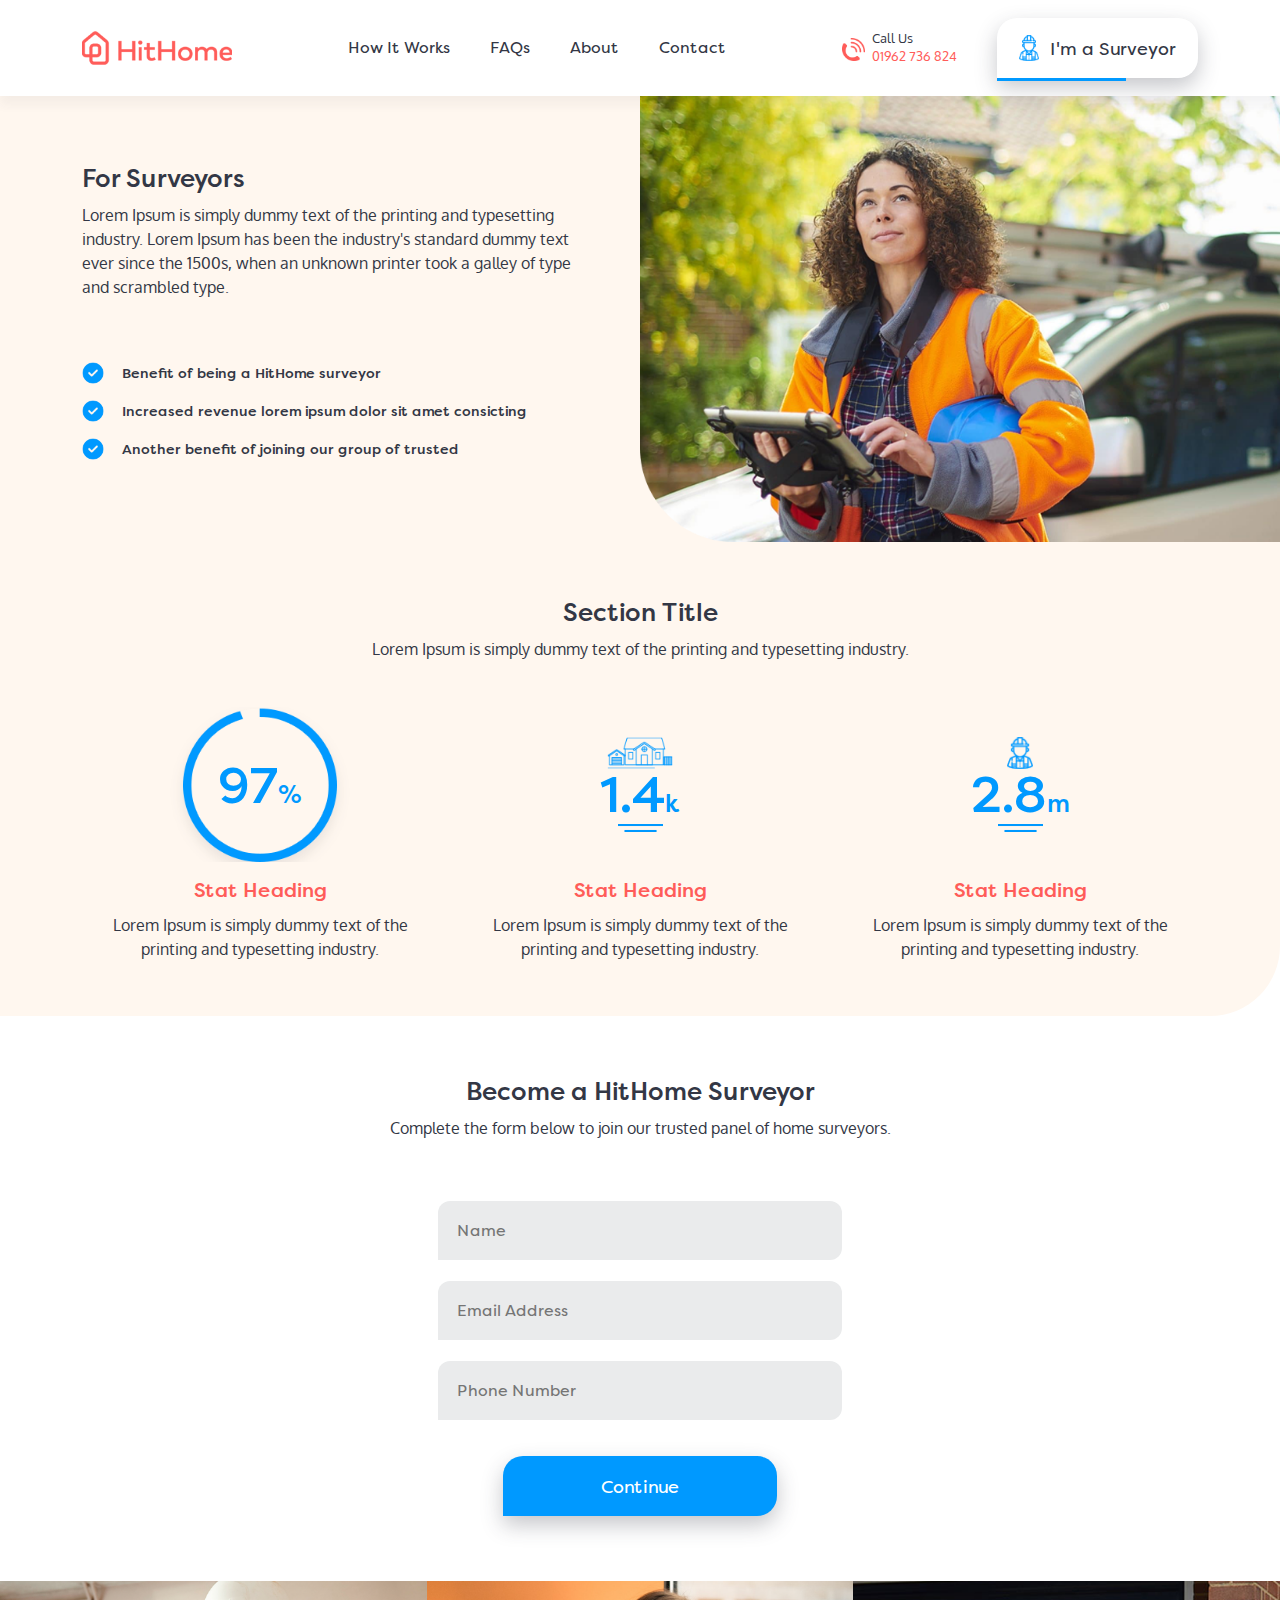
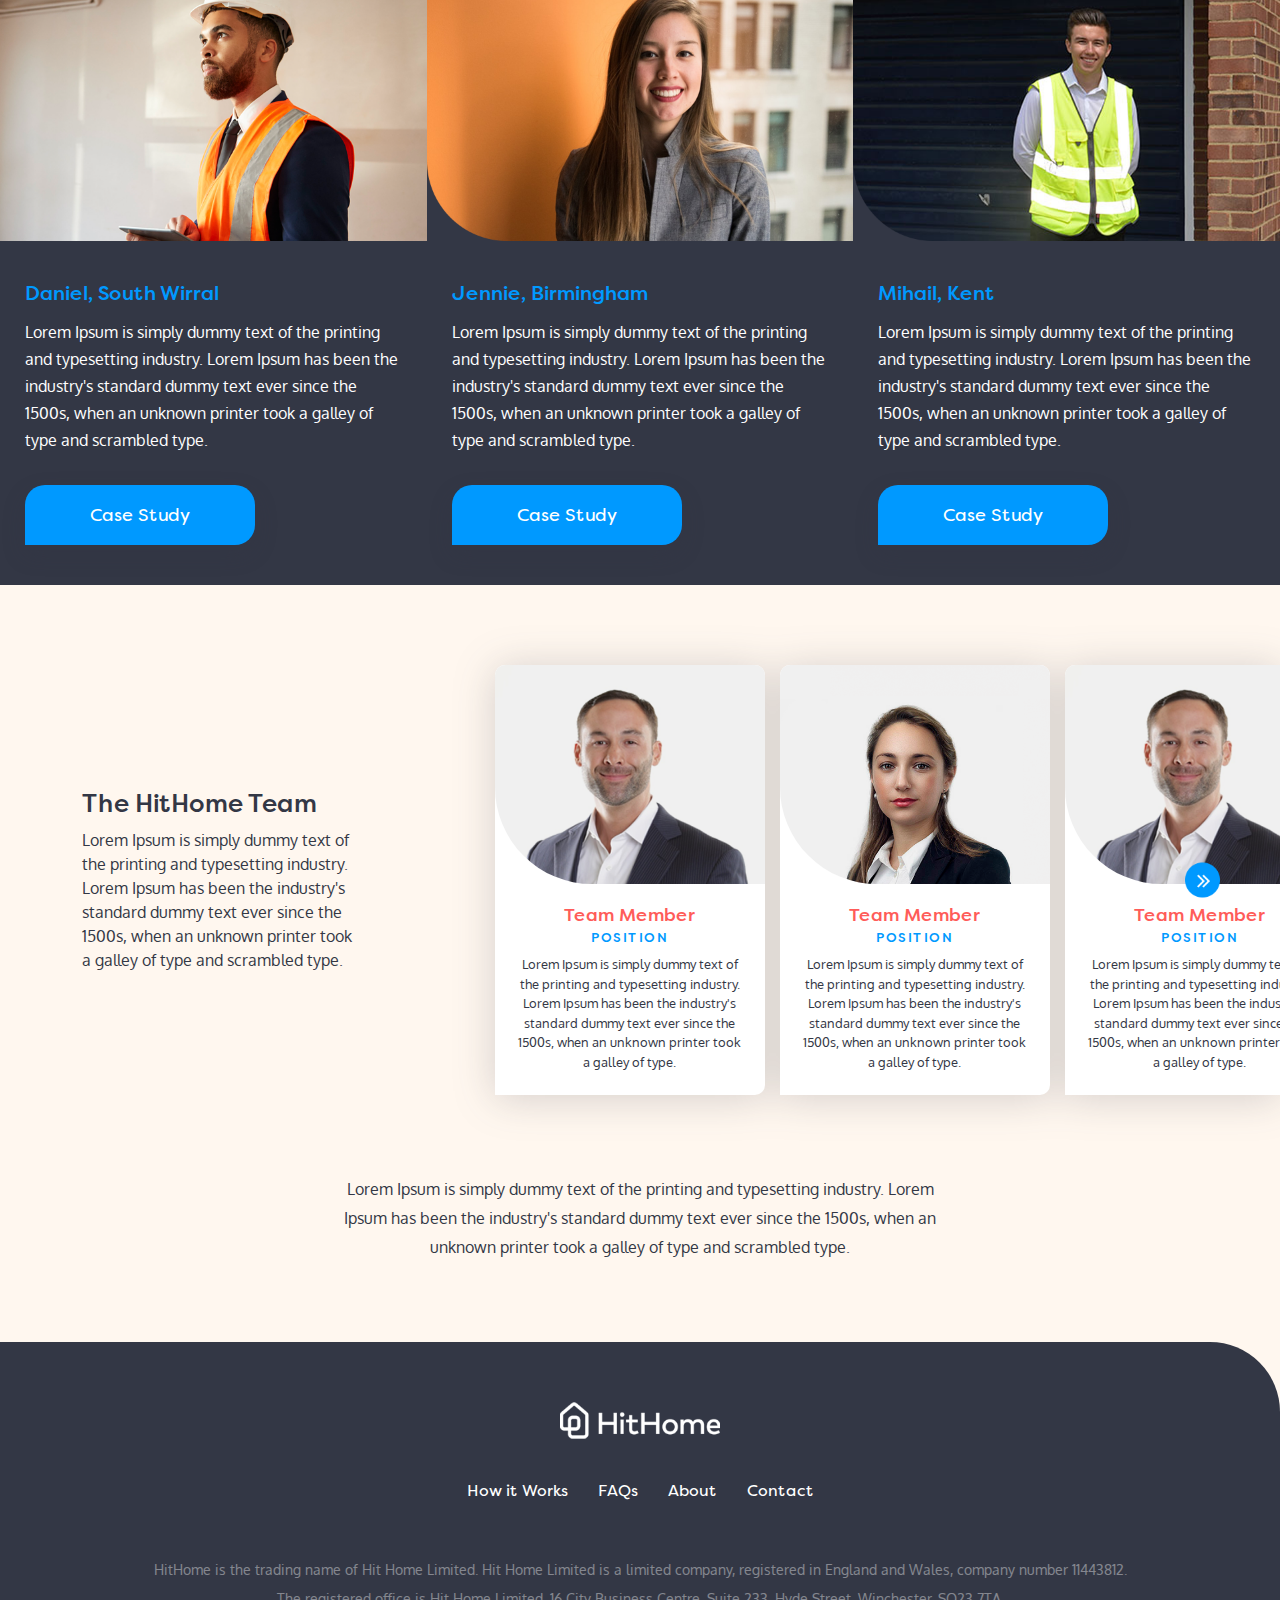
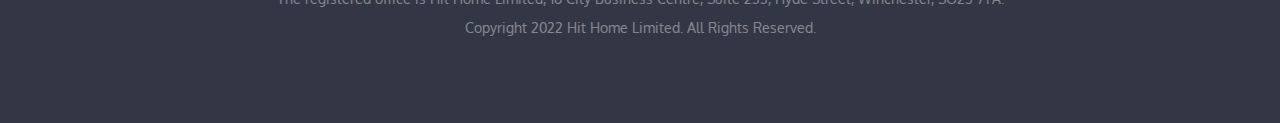
<file: surveyor.html>
<!DOCTYPE html>
<html lang="en">
<head>
	<meta charset="utf-8">
	<title>HitHome</title>
	<meta name="viewport" content="width=device-width, initial-scale=1, shrink-to-fit=no">
	<meta name="description" content="Site description will be here">
	<link rel="icon" href="images/fav.png">
	<link rel="stylesheet" type="text/css" href="css/bootstrap.min.css">
	<link href="https://kit-pro.fontawesome.com/releases/v5.15.2/css/pro.min.css" rel="stylesheet">
	<link rel="stylesheet" href="css/owl.carousel.min.css">
	<link rel="stylesheet" href="css/default-edit.css">
	<link rel="stylesheet" type="text/css" href="style.css">
	<link rel="stylesheet" type="text/css" href="css/responsive.css">
	<!--End ALL STYLESHEET -->
</head>

<body>
	<!-- preloader -->
	<div id="preloader"></div>
	<!-- preloader-end -->
	<!-- main-wrap -->
	<div class="main-wrap">

		<!-- offcanvas-start -->
		<div class="offcanvas-menu">
			<ul class="offmenu" id="menuParent">
				<a href="#" class="offcanvas-close"><i class="far fa-times"></i></a>
				
				<div class="mobile-menu">
					<li><a href="#">How It Works</a></li>
					<li><a href="#">FAQs</a></li>
					<li><a href="#">About</a></li>
					<li><a href="#">Contact</a></li>
				</div>
				<div class="offcanvas-bottom-c">
					<a href="TEL:01962736824" class="hr-cu">
						<div class="icon">
							<img src="images/call.png" alt="">
						</div>
						<p>Call Us <br>
						   <span class="sm color-theme1">01962 736 824</span></p>
					</a>
					<a href="#" class="default-button">
						<img src="images/surveyor.png" alt="" class="if">
						<span class="txt">I'm a Surveyor</span>
						<span class="bt-line"></span>
					</a>
				</div>
			</ul>
		</div>
		<div class="offcanvas-overlay"></div>
		<!-- offcanvas-start-end -->

		<!-- header-section -->
		<header class="header-section">
			<div class="header__in">
				<div class="container">
					<div class="header-section__inner">
						<a href="index.html" class="header__logo">
							<img src="images/logo.png" alt="">
						</a>
						<div class="main-menu d-xl-block d-none">
							<ul>
								<li><a href="#">How It Works</a></li>
								<li><a href="#">FAQs</a></li>
								<li><a href="#">About</a></li>
								<li><a href="contact.html">Contact</a></li>
							</ul>
						</div>
						<div class="header__right d-xl-flex d-none">
							<a href="TEL:01962736824" class="hr-cu">
								<div class="icon">
									<img src="images/call.png" alt="">
								</div>
								<p>Call Us <br>
								   <span class="sm color-theme1">01962 736 824</span></p>
							</a>
							<a href="surveyor.html" class="default-button">
								<img src="images/surveyor.png" alt="" class="if">
								<span class="txt">I'm a Surveyor</span>
								<span class="bt-line"></span>
							</a>
						</div>
						<a href="javascript:void(0)" class="offcanvas-open d-xl-none">
							<i class="far fa-bars"></i>
						</a>
					</div>
				</div>
			</div>
		</header><!--End header-section -->

		<!-- main -->
		<main>
			

			<!-- hero-s-section -->
			<section class="hero-s-section">
				<div class="hero-s__row1">
					<div class="container">
						<div class="hero-s__row1__inner">
							<div class="hero-s__left cont_blk">
								<h2 class="h2">For Surveyors</h2>
								<p>Lorem Ipsum is simply dummy text of the printing and typesetting industry. 
									Lorem Ipsum has been the industry's standard dummy text ever since the 1500s, 
									when an unknown printer took a galley of type and scrambled type.</p>
								<ul class="ul-ellipse pt-4 mt-xl-4">
									<li>Benefit of being a HitHome surveyor</li>
									<li>Increased revenue lorem ipsum dolor sit amet consicting</li>
									<li>Another benefit of joining our group of trusted </li>
								</ul>
							</div>
							<div class="hero-s__image">
								<img src="images/hero-s.png" alt="">
							</div>
						</div>
					</div>
				</div>
			</section>
			<!-- hero-s-section-end -->


			<!-- coffee-section -->
			<section class="coffee-section">
				<div class="container">
					<div class="coffee-section__inner">
						<div class="sec-title coffee-section__title cont_blk cont_blk--center">
							<h2 class="h2">Section Title</h2>
							<p>Lorem Ipsum is simply dummy text of the printing and typesetting industry.</p>
						</div>

						<div class="coffee-section__main">
							<div class="coffee__wrapper row g-4 justify-content-center">
								<!-- coffee-card -->
								<div class="col-lg-4 col-md-6 coffee-card_outer">
									<div class="coffee-card">
										<div class="coffee-card__img-value coffee-card__img-value--abs">
											<img src="images/ring.png" alt="" class="fl-img">
											<h3 class="h3-val m-0">97<span class="sm">%</span></h3>
										</div>
										<div class="coffee-card__content">
											<h3>Stat Heading</h3>
											<p>Lorem Ipsum is simply dummy text of the 
												printing and typesetting industry.</p>
										</div>
									</div>
								</div>
								<!-- coffee-card-/end -->
								<!-- coffee-card -->
								<div class="col-lg-4 col-md-6 coffee-card_outer">
									<div class="coffee-card">
										<div class="coffee-card__img-value">
											<img src="images/home-x.png" alt="" class="t-img">
											<h3 class="h3-val">1.4<span class="sm">k</span></h3>
											<img src="images/bt-line.png" alt="" class="bt-img">
										</div>
										<div class="coffee-card__content">
											<h3>Stat Heading</h3>
											<p>Lorem Ipsum is simply dummy text of the 
												printing and typesetting industry.</p>
										</div>
									</div>
								</div>
								<!-- coffee-card-/end -->
								<!-- coffee-card -->
								<div class="col-lg-4 col-md-6 coffee-card_outer">
									<div class="coffee-card">
										<div class="coffee-card__img-value">
											<img src="images/smart-s.png" alt="" class="t-img">
											<h3 class="h3-val">2.8<span class="sm">m</span></h3>
											<img src="images/bt-line.png" alt="" class="bt-img">
										</div>
										<div class="coffee-card__content">
											<h3>Stat Heading</h3>
											<p>Lorem Ipsum is simply dummy text of the 
												printing and typesetting industry.</p>
										</div>
									</div>
								</div>
								<!-- coffee-card-/end -->
							</div>
						</div>
					</div>
				</div>
			</section>
			<!-- coffee-section-end -->



			<!-- bhs-section -->
			<section class="bhs-section">
				<div class="container">
					<div class="bhs-section__inner">
						<div class="bhs-section__title sec-title cont_blk cont_blk--center">
							<h2 class="h2">Become a HitHome Surveyor</h2>
							<p>Complete the form below to join our trusted panel of home surveyors.</p>
						</div>

						<div class="bhs-form row g-3">
							<div class="col-12">
								<div class="single-input-x">
									<div class="input-x_outer">
										<input type="text" class="input-x" placeholder="Name">
									</div>
								</div>
							</div>
							<div class="col-12">
								<div class="single-input-x">
									<div class="input-x_outer">
										<input type="text" class="input-x" placeholder="Email Address">
									</div>
								</div>
							</div>
							<div class="col-12">
								<div class="single-input-x">
									<div class="input-x_outer">
										<input type="text" class="input-x" placeholder="Phone Number">
									</div>
								</div>
							</div>

							<div class="col-12">
								<div class="bhs-form__submit-outer">
									<a href="#" class="default-button default-button--theme2">Continue</a>
								</div>
							</div>
						</div>
					</div>
				</div>
			</section>
			<!-- bhs-section-end -->


			<!-- banana-section -->
			<section class="banana-section">
				<div class="banana-section__inner">

					<div class="banana-card_wrapper row g-0">
						<!-- banana-card -->
						<div class="col-md-4 banana-card_outer">
							<div class="banana-card">
								<div class="banana-card__image">
									<img src="images/b1.png" alt="">
								</div>
								<div class="banana-card__content">
									<h3>Daniel, South Wirral</h3>
									<p>Lorem Ipsum is simply dummy text of the printing and typesetting 
										industry. Lorem Ipsum has been the industry's standard dummy 
										text ever since the 1500s, when an unknown printer took a galley 
										of type and scrambled type.</p>
									<a href="#" class="bottom-button default-button default-button--theme2">Case Study</a>
								</div>
							</div>
						</div>
						<!-- banana-card-end -->
						<!-- banana-card -->
						<div class="col-md-4 banana-card_outer">
							<div class="banana-card">
								<div class="banana-card__image">
									<img src="images/b2.png" alt="">
								</div>
								<div class="banana-card__content">
									<h3>Jennie, Birmingham</h3>
									<p>Lorem Ipsum is simply dummy text of the printing and typesetting 
										industry. Lorem Ipsum has been the industry's standard dummy 
										text ever since the 1500s, when an unknown printer took a galley 
										of type and scrambled type.</p>
									<a href="#" class="bottom-button default-button default-button--theme2">Case Study</a>
								</div>
							</div>
						</div>
						<!-- banana-card-end -->
						<!-- banana-card -->
						<div class="col-md-4 banana-card_outer">
							<div class="banana-card">
								<div class="banana-card__image">
									<img src="images/b3.png" alt="">
								</div>
								<div class="banana-card__content">
									<h3>Mihail, Kent</h3>
									<p>Lorem Ipsum is simply dummy text of the printing and typesetting 
										industry. Lorem Ipsum has been the industry's standard dummy 
										text ever since the 1500s, when an unknown printer took a galley 
										of type and scrambled type.</p>
									<a href="#" class="bottom-button default-button default-button--theme2">Case Study</a>
								</div>
							</div>
						</div>
						<!-- banana-card-end -->
					</div>

				</div>
			</section>
			<!-- banana-section-end -->


			<!-- team-section -->
			<section class="team-section">
				<div class="container">
					<div class="team-section__inner">
						
						<div class="team-section__row1">
							<div class="team-section__title cont_blk">
								<h2 class="h2">The HitHome Team</h2>
								<p>Lorem Ipsum is simply dummy text of the 
									printing and typesetting industry. Lorem 
									Ipsum has been the industry's standard 
									dummy text ever since the 1500s, when an 
									unknown printer took a galley of type and 
									scrambled type.</p>
							</div>
							
							<div class="team__slider-side">
								<div class="team-slider team-slider__js-active owl-carousel slider-arrow1">
									<div class="team-slide">
										<div class="team-slide__image">
											<img src="images/c1.png" alt="">
										</div>
										<div class="team-slide__content">
											<div class="team-slide__content__title">
												<h3>Team Member</h3>
												<h5>POSITION</h5>
											</div>
											<div class="team-slide__content__texts">
												<p>Lorem Ipsum is simply dummy text of the 
													printing and typesetting industry. Lorem 
													Ipsum has been the industry's standard 
													dummy text ever since the 1500s, when an 
													unknown printer took a galley of type.</p>
											</div>
										</div>
									</div>
									<div class="team-slide">
										<div class="team-slide__image">
											<img src="images/c2.png" alt="">
										</div>
										<div class="team-slide__content">
											<div class="team-slide__content__title">
												<h3>Team Member</h3>
												<h5>POSITION</h5>
											</div>
											<div class="team-slide__content__texts">
												<p>Lorem Ipsum is simply dummy text of the 
													printing and typesetting industry. Lorem 
													Ipsum has been the industry's standard 
													dummy text ever since the 1500s, when an 
													unknown printer took a galley of type.</p>
											</div>
										</div>
									</div>
									<div class="team-slide">
										<div class="team-slide__image">
											<img src="images/c1.png" alt="">
										</div>
										<div class="team-slide__content">
											<div class="team-slide__content__title">
												<h3>Team Member</h3>
												<h5>POSITION</h5>
											</div>
											<div class="team-slide__content__texts">
												<p>Lorem Ipsum is simply dummy text of the 
													printing and typesetting industry. Lorem 
													Ipsum has been the industry's standard 
													dummy text ever since the 1500s, when an 
													unknown printer took a galley of type.</p>
											</div>
										</div>
									</div>
									<div class="team-slide">
										<div class="team-slide__image">
											<img src="images/c2.png" alt="">
										</div>
										<div class="team-slide__content">
											<div class="team-slide__content__title">
												<h3>Team Member</h3>
												<h5>POSITION</h5>
											</div>
											<div class="team-slide__content__texts">
												<p>Lorem Ipsum is simply dummy text of the 
													printing and typesetting industry. Lorem 
													Ipsum has been the industry's standard 
													dummy text ever since the 1500s, when an 
													unknown printer took a galley of type.</p>
											</div>
										</div>
									</div>
								</div>
							</div>
						</div>


						<div class="team-section__row2">
							<p>Lorem Ipsum is simply dummy text of the printing and typesetting industry. Lorem 
								Ipsum has been the industry's standard dummy text ever since the 1500s, when an 
								unknown printer took a galley of type and scrambled type.</p>
						</div>

					</div>
				</div>
			</section>
			<!-- team-section-end -->

		</main><!-- main end -->

		<!-- footer-section -->
		<footer class="footer-section">
			<div class="container">
				<div class="footer-section__inner">
						
					<a href="index.html" class="footer__logo">
						<img src="images/logo-white.png" alt="">
					</a>
	
					<ul class="f-menu">
						<li><a href="#">How it Works</a></li>
						<li><a href="#">FAQs</a></li>
						<li><a href="#">About</a></li>
						<li><a href="#">Contact</a></li>
					</ul>
	
					<ul class="f-social-menu">
						<li><a href="#"><i class="fab fa-instagram"></i></a></li>
						<li><a href="#"><i class="fab fa-facebook-f"></i></a></li>
						<li><a href="#"><i class="fab fa-twitter"></i></a></li>
						<li><a href="#"><i class="fab fa-linkedin-in"></i></a></li>
					</ul>
	
					<p class="fp">
						HitHome is the trading name of Hit Home Limited. Hit Home Limited is a limited company, registered in England and Wales, company number 11443812. 
						<br>
						The registered office is Hit Home Limited, 16 City Business Centre, Suite 233, Hyde Street, Winchester, SO23 7TA. 
						<br>
						Copyright 2022 Hit Home Limited. All Rights Reserved.
					</p>
	
				</div>
			</div>
		</footer><!--End footer-section -->
	</div><!-- main-wrap -->

	
	<!-- js -->
	<script src="js/jquery-3.6.0.min.js"></script>
	<script src="js/bootstrap.bundle.min.js"></script>
	<script src="js/jquery.scrollUp.min.js"></script>
	<script src="js/owl.carousel.min.js"></script>
	<script>
		  $('.team-slider__js-active').owlCarousel({
			loop:true,
			responsiveClass:true,
			// items:5,
			margin: 23,
			autoWidth:true,
			dots: false,
			nav:true,
			navText: ['<img src="images/slider-arrow-left.png" alt="">','<img src="images/slider-arrow-right.png" alt="">'],
			responsive:{
				0:{
					margin: 12,
					center: true
				},
				575:{
					margin: 12,
					center: true
				},
				767:{
					margin: 15,
					center: true
				},
				991:{
					margin: 15,
					center: true
				},
				1199:{
					margin: 15,
				},
				1399:{
					margin: 15,
				},
				1599:{
					margin: 23,
				}
			}
		});
	</script>
	<script src="js/main.js"></script>
	<!-- End All Js -->
	

</body>
</html>
</file>
<file: css/default-edit.css>
/* buttons */
.default-button {
    font-size: 22px;
    padding: 10px 28px;
    min-height: 73px;
    border-radius: 30px 30px 30px 0;
    display: inline-flex;
    align-items: center;
    justify-content: center;
    text-align: center;
    box-shadow: 0px 9px 21px 0px rgba(51, 55, 69, 0.28);
    background: #fff;
    font-family: var(--filson-pro);
    position: relative;
}
.default-button:hover {
    background: #fff;
}
.default-button .if {
    margin: 0 15px 0 0;
}
.default-button .ar-right {
    font-size: 19px;
    margin: 0 0 0 12px;
}
.default-button .bt-line {
	content: '';
	height: 3px;
	width: 64%;
	background: var(--theme__color2);
	display: block;
	position: absolute;
	top: 100%;
	left: 0;
}

.default-button.default-button--theme1 {
    background: var(--theme__color1);
    color: #fff;
}

.default-button.default-button--theme2 {
    background: var(--theme__color2);
    color: #fff;
}
/* buttons-end */

/* small-tools */
.underline {
    text-decoration: underline !important;
}
.h-initial {
    height: initial !important;
}
.space-nowrap {
    white-space: nowrap;
}
.hidden-scroll {
    overflow-y: auto !important;
    -ms-overflow-style: none !important;  /* IE and Edge */
    scrollbar-width: none !important;  /* Firefox */
}
.hidden-scroll::-webkit-scrollbar {
    display: none !important;
}
.pseudo-before-none::before {
    display: none !important;
}
.pseudo-after-none::after {
    display: none !important;
}
.pseudo-none::before,
.pseudo-none::after {
    display: none !important;
}



.flip {
    transform: rotateY(180deg);
}
.flip-x {
    transform: rotateX(180deg);
}
.rotate1_8 {
    transform: rotate(45deg) !important;
}
.rotate2_8 {
    transform: rotate(90deg) !important;
}
.rotate3_8 {
    transform: rotate(135deg) !important;
}
.rotate4_8 {
    transform: rotate(180deg) !important;
}
.rotate5_8 {
    transform: rotate(225deg) !important;
}
.rotate6_8 {
    transform: rotate(270deg) !important;
}
.rotate7_8 {
    transform: rotate(315deg) !important;
}
.rotate8_8 {
    transform: rotate(360deg) !important;
}


/* bg */
.bg-theme1 {
    background: var(--theme__color1) !important;
}
.bg-theme2 {
    background: var(--theme__color2) !important;
}
.bg-theme3 {
    background: var(--theme__color3) !important;
}
.bg-theme4 {
    background: var(--theme__color4) !important;
}

/* hover--bg */
.hover-bg-theme1:hover {
    background: var(--theme__color1) !important;
}
.hover-bg-theme2:hover {
    background: var(--theme__color2) !important;
}
.hover-bg-theme3:hover {
    background: var(--theme__color3) !important;
}
.hover-bg-theme4:hover {
    background: var(--theme__color4) !important;
}


/* fonts */
.font1 {
    font-family: var(--font1);
}
.font2 {
    font-family: var(--font2);
}
.font3 {
    font-family: var(--font3);
}
.font4 {
    font-family: var(--font4);
}


/* text-color */
.color-white {
    color: #fff !important;
}
.color-text {
    color: var(--text__color1) !important;
}
.color-theme1 {
    color: var(--theme__color1) !important;
}
.color-theme2 {
    color: var(--theme__color2) !important;
}
.color-theme3 {
    color: var(--theme__color3) !important;
}
.color-theme4 {
    color: var(--theme__color4) !important;
}


/* text-align */
.text-left {
    text-align: left !important;
}
.text-right {
    text-align: right !important;
}
.text-center {
    text-align: center !important;
}
.text-justified {
    text-align: justify !important;
}


/* font-weights */
.fw-300 {
    font-weight: 300 !important;
}
.fw-400 {
    font-weight: 400 !important;
}
.fw-500 {
    font-weight: 500 !important;
}
.fw-600{
    font-weight: 600!important;
}
.fw-700 {
    font-weight: 700 !important;
}
.fw-800{
    font-weight: 800!important;
}



/* nice-select-edit */
.nice-select {
    height: initial;
    min-height: initial;
    line-height: 1;
    padding: 0 20px 0 0;
    float: none;
    display: inline-block;
    border: none;
}
.nice-select:after {
    margin-top: -2px;
}
.nice-select .list .option,
.nice-select.open .list .option {
    font-size: 16px;
    line-height: initial;
    min-height: initial;
    padding: 13px 15px;
    min-width: 50px;
}
.nice-select .option.selected {
    font-weight: inherit;
}
.nice-select .list {
    border-radius: 2px;
    min-width: 100%;
}

@media (max-width: 767px) {
    .nice-select .list .option,
    .nice-select.open .list .option {
        font-size: 16px;
        line-height: initial;
        min-height: initial;
        padding: 8px 12px;
        min-width: 50px;
    } 
}





/* important */
#scrollUp {
    background-image: url("../images/base/top.png");
    bottom: 20px;
    right: 20px;
    width: 38px;    /* Width of image */
    height: 38px;   /* Height of image */
    color: transparent;
}
</file>
<file: style.css>
/*-----------------------------------=========Main-Style-Sheet=========----------------------------------------*/

@import url('https://fonts.googleapis.com/css2?family=Oxygen:wght@300;400;700&display=swap');
@font-face {
  font-family: 'Filson Pro';
  src: url('webfonts/FilsonPro-Light.woff2') format('woff2'),
      url('webfonts/FilsonPro-Light.woff') format('woff'),
      url('webfonts/FilsonPro-Light.ttf') format('truetype');
  font-weight: 300;
  font-style: normal;
  font-display: swap;
}

@font-face {
  font-family: 'Filson Pro';
  src: url('webfonts/FilsonPro-Medium.woff2') format('woff2'),
      url('webfonts/FilsonPro-Medium.woff') format('woff'),
      url('webfonts/FilsonPro-Medium.ttf') format('truetype');
  font-weight: 500;
  font-style: normal;
  font-display: swap;
}

@font-face {
  font-family: 'Filson Pro';
  src: url('webfonts/FilsonPro-LightItalic.woff2') format('woff2'),
      url('webfonts/FilsonPro-LightItalic.woff') format('woff'),
      url('webfonts/FilsonPro-LightItalic.ttf') format('truetype');
  font-weight: 300;
  font-style: italic;
  font-display: swap;
}

@font-face {
  font-family: 'Filson Pro';
  src: url('webfonts/FilsonPro-MediumItalic.woff2') format('woff2'),
      url('webfonts/FilsonPro-MediumItalic.woff') format('woff'),
      url('webfonts/FilsonPro-MediumItalic.ttf') format('truetype');
  font-weight: 500;
  font-style: italic;
  font-display: swap;
}

@font-face {
  font-family: 'Filson Pro';
  src: url('webfonts/FilsonPro-Regular.woff2') format('woff2'),
      url('webfonts/FilsonPro-Regular.woff') format('woff'),
      url('webfonts/FilsonPro-Regular.ttf') format('truetype');
  font-weight: normal;
  font-style: normal;
  font-display: swap;
}

@font-face {
  font-family: 'Filson Pro';
  src: url('webfonts/FilsonPro-RegularItalic.woff2') format('woff2'),
      url('webfonts/FilsonPro-RegularItalic.woff') format('woff'),
      url('webfonts/FilsonPro-RegularItalic.ttf') format('truetype');
  font-weight: normal;
  font-style: italic;
  font-display: swap;
}

@font-face {
  font-family: 'Filson Pro';
  src: url('webfonts/FilsonPro-Thin.woff2') format('woff2'),
      url('webfonts/FilsonPro-Thin.woff') format('woff'),
      url('webfonts/FilsonPro-Thin.ttf') format('truetype');
  font-weight: 100;
  font-style: normal;
  font-display: swap;
}

@font-face {
  font-family: 'Filson Pro';
  src: url('webfonts/FilsonPro-ThinItalic.woff2') format('woff2'),
      url('webfonts/FilsonPro-ThinItalic.woff') format('woff'),
      url('webfonts/FilsonPro-ThinItalic.ttf') format('truetype');
  font-weight: 100;
  font-style: italic;
  font-display: swap;
}

@font-face {
  font-family: 'Filson Pro';
  src: url('webfonts/FilsonPro-Black.woff2') format('woff2'),
      url('webfonts/FilsonPro-Black.woff') format('woff'),
      url('webfonts/FilsonPro-Black.ttf') format('truetype');
  font-weight: 900;
  font-style: normal;
  font-display: swap;
}

@font-face {
  font-family: 'Filson Pro';
  src: url('webfonts/FilsonPro-BoldItalic.woff2') format('woff2'),
      url('webfonts/FilsonPro-BoldItalic.woff') format('woff'),
      url('webfonts/FilsonPro-BoldItalic.ttf') format('truetype');
  font-weight: bold;
  font-style: italic;
  font-display: swap;
}

@font-face {
  font-family: 'Filson Pro';
  src: url('webfonts/FilsonPro-BlackItalic.woff2') format('woff2'),
      url('webfonts/FilsonPro-BlackItalic.woff') format('woff'),
      url('webfonts/FilsonPro-BlackItalic.ttf') format('truetype');
  font-weight: 900;
  font-style: italic;
  font-display: swap;
}

@font-face {
  font-family: 'Filson Pro';
  src: url('webfonts/FilsonPro-Bold.woff2') format('woff2'),
      url('webfonts/FilsonPro-Bold.woff') format('woff'),
      url('webfonts/FilsonPro-Bold.ttf') format('truetype');
  font-weight: bold;
  font-style: normal;
  font-display: swap;
}

@font-face {
  font-family: 'Filson Pro Book';
  src: url('webfonts/FilsonPro-BookItalic.woff2') format('woff2'),
      url('webfonts/FilsonPro-BookItalic.woff') format('woff'),
      url('webfonts/FilsonPro-BookItalic.ttf') format('truetype');
  font-weight: normal;
  font-style: italic;
  font-display: swap;
}

@font-face {
  font-family: 'Filson Pro Book';
  src: url('webfonts/FilsonPro-Book.woff2') format('woff2'),
      url('webfonts/FilsonPro-Book.woff') format('woff'),
      url('webfonts/FilsonPro-Book.ttf') format('truetype');
  font-weight: normal;
  font-style: normal;
  font-display: swap;
}

@font-face {
  font-family: 'Filson Pro';
  src: url('webfonts/FilsonPro-Heavy.woff2') format('woff2'),
      url('webfonts/FilsonPro-Heavy.woff') format('woff'),
      url('webfonts/FilsonPro-Heavy.ttf') format('truetype');
  font-weight: 800;
  font-style: normal;
  font-display: swap;
}

@font-face {
  font-family: 'Filson Pro';
  src: url('webfonts/FilsonPro-HeavyItalic.woff2') format('woff2'),
      url('webfonts/FilsonPro-HeavyItalic.woff') format('woff'),
      url('webfonts/FilsonPro-HeavyItalic.ttf') format('truetype');
  font-weight: 800;
  font-style: italic;
  font-display: swap;
}


:root {
  /* color */
  --theme__color1: #ff5c59;
  --theme__color2: #0099ff;
  --text__color: #333745;
  --background: #fff;
  --light__bg: #FFF7EF;

  /* font */
  --filson-pro: 'Filson Pro';
  --oxygen: 'Oxygen', sans-serif;

  /* style-config */
  --st-radius: 120px;
}
*,::before,::after {
  box-sizing: border-box;
}
body {
  font-size: 18px;
  line-height: 1.5;
  background-color: var(--background);
  color: var(--text__color);
  overflow-x: hidden;
  word-wrap: break-word;
  word-break: normal;
  font-weight: 400;
  -webkit-font-smoothing: antialiased;
  font-family: var(--filson-pro);
}
a, a:active, a:focus, a:active, a:hover {
  text-decoration:none !important;
  color: inherit;
}
input{
  -ms-box-sizing: border-box;
  box-sizing: border-box;
}
a:hover,
a:focus,
input:focus,
input:hover,
select:focus,
select:hover,
select:active,
textarea:focus,
textarea:hover,
button:focus {
  outline: none;
}
::placeholder {
  opacity: 1;
}
:focus::placeholder {
  opacity: 0;
}
table {
  border-collapse: separate;
  border-spacing: 0;
  table-layout: fixed; /* Prevents HTML tables from becoming too wide */
  width: 100%;
}
img {
  -ms-interpolation-mode: bicubic;
  border: 0;
  height: auto;
  max-width: 100%;
  vertical-align: middle;
}
iframe {
  width: 100%;
}
h1, h2, h3, h4, h5, h6,
.h1, .h2, .h3, .h4, .h5, .h6{
  font-weight: 700;
}
ul{
    margin: 0;
    padding: 0;
    list-style: none;
}
p{
  font-family: var(--oxygen);
  margin-bottom: 15px;  
}
p:last-child{
  margin: 0;
}
.main-wrap {
  width: 100%;
  overflow: hidden;
}
@media (max-width: 1600px) and (min-width: 1200px) {
  .container {
    max-width: 1140px;
  }
}
@media (min-width: 1600px) {
  .container {
    max-width: 1430px;
  }
}




/* header */
.header-section {
  position: relative;
  top: 0;
  left: 0;
  width: 100%;
  z-index: 100;
}
.header__in {
  padding: 28px 0;
  background: #fff;
  box-shadow: 0px 9px 10px 0px rgba(51, 55, 69, 0.05);
}
.header-section__inner {
  display: flex;
  justify-content: space-between;
  align-items: center;
}

.header__logo {
  width: 230px;
  display: inline-block;
} 
.header__logo img {

}

.main-menu {

}
.main-menu > ul {
  display: flex;
}
.main-menu > ul > li {
  margin-right: 55px;
}
.main-menu > ul > li:last-child {
  margin-right: 0;
}
.main-menu > ul > li > a {
  font-size: 20px;
  transition: 0.3s;
}
.main-menu > ul > li > a:hover {
  color: var(--theme__color1);
}

.header__right {
  display: flex;
  align-items: center;
}
.hr-cu  {
  margin: 0 62px 0 0;
  display: flex;
  align-items: center;
}
.hr-cu .icon  {
  margin: 0 9px 0 0;
}
.hr-cu p  {
  line-height: 1.35;
  font-size: 16px;
}
.hr-cu p .sm  {

}
/* header-end */





/* ---offcanvas-css--- */
.offcanvas-open {
  font-size: 22px;
  transition: 0.3s;
  color: var(--theme__color1);
}
.offcanvas-open:hover {
  color: var(--theme__color2);
}
.offcanvas-close {
  color: var(--theme__color1);
  position: absolute;
  transition: 0.3s;
  right: 15px;
  top: 15px;
  font-size: 22px;
}
.offcanvas-close:hover {
  color: #97A3AE;
}
.offcanvas-menu {
  position: fixed;
  height: 100%;
  width: 100%;
  top: 0;
  left: 0;
  z-index: 1000;
  transform: translateX(-105%);
  transition: 0.3s;
}
.offcanvas-menu.active {
  transform: translate(0);
}
.offcanvas-menu .offmenu {
  max-width: 250px;
  min-width: 200px;
  z-index: 5;
  position: relative;
  background: #fff;
  height: 100%;
  padding: 50px 20px 40px;
  overflow: auto;
  -ms-overflow-style: none;  /* IE and Edge */
  scrollbar-width: none;  /* Firefox */
}
.offcanvas-menu .offmenu :-webkit-scrollbar {
  display: none;
}
.mobile-menu li a {
  display: block;
  font-size: 16px;
  color: var(--theme__color1);
  padding: 10px;
}
.offcanvas-bottom-c {
  margin: 30px 0 0;
  display: flex;
  flex-direction: column;
}
.offcanvas-bottom-c .hr-cu {
  margin: 0 0 15px;
}
.offcanvas-overlay {
  position: fixed;
  top: 0;
  left: 0;
  height: 100%;
  width: 100%;
  background: rgba(0, 0, 0, 0.178);
  z-index: 2;
  transform: 0;
  z-index: 900;
  opacity: 0;
  visibility: hidden;
  transition: 0.3s;
}
.offcanvas-overlay.active {
  opacity: 1;
  visibility: visible;
}
/* ---offcanvas-css-end---*/

/* --preloader-- */
#preloader {
  position: fixed;
  top: 0;
  left: 0;
  right: 0;
  bottom: 0;
  z-index: 9999;
  overflow: hidden;
  background: #fff;
}
#preloader:before {
  content: "";
  position: fixed;
  top: calc(50% - 30px);
  left: calc(50% - 30px);
  border: 6px solid var(--theme__color1);
  border-top-color: #e2eefd;
  border-radius: 50%;
  width: 60px;
  height: 60px;
  -webkit-animation: animate-preloader 1s linear infinite;
  animation: animate-preloader 1s linear infinite;
}
@-webkit-keyframes animate-preloader {
  0% {
      transform: rotate(0deg);
  }
  100% {
      transform: rotate(360deg);
  }
}
@keyframes animate-preloader {
  0% {
      transform: rotate(0deg);
  }
  100% {
      transform: rotate(360deg);
  }
}
/* --preloader-end-- */



/* ---hero-section--- */
.hero-section {
  position: relative;
  z-index: 1;
  color: #fff;
  background: var(--light__bg);
}
.hero__background {
  border-radius: 0 0 0 var(--st-radius);
  position: absolute;
  top: 0;
  left: 0;
  height: 100%;
  width: 100%;
  z-index: -1;
}
.hero-section__inner {
  padding: 50px 0;
  min-height: 570px;
  position: relative;
  display: flex;
  flex-direction: column;
  justify-content: center;
}

.hero-content {
  display: flex;
  flex-direction: column;
  align-items: center;
  text-align: center;
}
.hero-content .h1 {
  font-size: 52px;
  margin: 0 0 40px;
  font-weight: 500;
}
.hero-content .button {
  
}
.f-trustpilot {
  position: absolute;
  bottom: 36px;
  left: 0;
}
/* ---hero-section---end */



/* ---common-content--- */
.h2 {
  font-size: 32px;
  margin: 0 0 15px;
  font-weight: 500;
}
.h2 .sm {
  font-size: 20px;
}
.sec-title {
  margin: 0 0 62px;
}
.cont_blk {
  display: flex;
  flex-direction: column;
}
.cont_blk.cont_blk--center {
  align-items: center;
  text-align: center;
}


/* ---common-content---end */



/* ---hw-section--- */
.hw-section {
  padding: 84px 0;
  background: var(--light__bg);
  border-radius: 0 0 var(--st-radius) 0;
}
.hw-section__inner {

}

.hw-section__title {

}

.hw-section__main {

}
.hw-card__wrapper {

}
.hw-card__outer {
  --bs-gutter-x: 30px;
}
.hw-card {
  padding: 68px 50px 45px 50px;
  border: 1px solid rgb(218, 207, 196);
  border-radius: 20px;
  display: flex;
  flex-direction: column;
  text-align: center;
}
.hw-card .icon {
  height: 167px;
  margin: 0 auto 30px;
  display: flex;
  align-content: inherit;
  justify-content: center;
  text-align: center;
}
.hw-card .icon img {

}
.hw-card h3 {
  font-size: 24px;
  margin: 0 0 14px;
  color: var(--theme__color1);
}
.hw-card p {

}
.hw-card__content {

}
/* ---hw-section---end */



/* ---sc-section--- */
.sc-section {
  padding: 84px 0;
}
.sc-section__inner {

}
.sc-section__title {

}

.sc-section__main {

}
.sc-cards__wrapper {
  --bs-gutter-x: 30px;
  justify-content: center;
}
.sc-card_outer {
  --card-theme: var(--theme__color1);
}
.sc-card_outer.sc-card--theme2 {
  --card-theme: var(--theme__color2);
}
.sc-card {
  border-radius: 20px 20px 20px 0;
  box-shadow: 0px 9px 21px 0px rgba(51, 55, 69, 0.28);
  display: flex;
  flex-direction: column;
  padding: 0 68px 15px;
  position: relative;
}
.sc-card::after {
  content: '';
  height: 3px;
  width: 68%;
  background: var(--card-theme);
  display: block;
  position: absolute;
  top: 100%;
  left: 0;  
}
.sc-card__top-tne {
  margin: -15px auto -12px;
  font-size: 84px;
  height: 120px;
  width: 120px;
  font-weight: 300;
  background: var(--card-theme);
  border-radius: 50%;
  color: #fff;
  display: flex;
  align-items: center;
  justify-content: center;
  text-align: center;
}
.sc-card__icon {
  height: 139px;
  margin: 0 auto 25px;
  display: flex;
  align-items: center;
}
.sc-card__icon img {

}
.sc-card__texts {
  text-align: center;
}
.sc-card__texts h3 {
  font-size: 24px;
  margin: 0 0 14px;
  color: var(--card-theme);
}
.sc-card__texts p {

}
.sc-card__texts .button {
  margin: 7px 0 0;
  width: 100%;
}
/* ---sc-section---end */


/* ---faq-section--- */
.faq-section {
  padding: 125px 0 84px;
  background: var(--light__bg);
  position: relative;
  z-index: 1;
}
.faq-top-shape {
  position: absolute;
  z-index: 1;
  top: 0;
  left: 50%;
  transform: translate(-50%,0);
}
.faq-section__inner {

}
.faq-section__title {
  margin: 0 0 40px;
}
.faq-section__title .h2 {
  position: relative;
}
.faq-section__title .h2 .h-shape {
  position: absolute;
  right: -73px;
  top: -2px;
}

.faq-section__main {

}
.faqs-wrapper {

}
.single-faq {
  padding: 0 50px;
  margin: 0 0 19px;
  border-radius: 20px;
  background: #fff;
  box-shadow: 0px 9px 21px 0px rgba(51, 55, 69, 0.28);
  position: relative;
}
.single-faq:last-child {
  margin-bottom: 0;
}

.single-faq__title {
  padding: 35px 0;
  font-size: 24px;
  font-weight: 500;
  display: flex;
  transition: 0.3s;
}
.single-faq__title:not(.collapsed) {
  color: var(--theme__color1);
}
.single-faq__title .ind {
  height: 47px;
  width: 47px;
  position: absolute;
  top: 28px;
  left: -23px;
  background: url('images/faq-plus.png') no-repeat center center/cover;
}
.single-faq__title:not(.collapsed) .ind {
  background: url('images/faq-minus.png') no-repeat center center/cover;
}
.single-faq__collapsed {

}
.single-faq__collapsed__inner {
  padding: 0 0 12px;
}
.single-faq__collapsed p {
  margin: 0 0 25px;
}
/* ---faq-section---end */



/* ---footer-section--- */
.footer-section {
  padding: 80px 0 120px;
  background: var(--light__bg);
  color: #fff;
  position: relative;
  z-index: 1;
}
.footer-section::after {
  border-radius: 0 var(--st-radius) 0 0;
  content: '';
  background: #333745;
  position: absolute;
  top: 0;
  left: 0;
  height: 100%;
  width: 100%;
  display: block;
  z-index: -1;
}
.footer-section__inner {
  display: flex;
  flex-direction: column;
  align-items: center;
  text-align: center;
}

.footer__logo {
  width: 230px;
  margin: 0 0 53px;
  display: block;
}
.footer__logo img {

}


.f-menu {
	margin: 0 0 33px;
	display: flex;
}
.f-menu li {
  margin-right: 50px;
}
.f-menu li:last-child {
  margin-right: 0;
}
.f-menu li a {
  font-size: 20px;
  transition: 0.3s;
}
.f-menu li a:hover {
  color: var(--theme__color1);
}

.f-social-menu {
  margin: 0 0 50px;
  display: flex;
}
.f-social-menu li {
  margin-right: 55px;
}
.f-social-menu li:last-child {
  margin-right: 0px;
}
.f-social-menu li a {
  font-size: 30px;
  transition: 0.3s;
}
.f-social-menu li a:hover {
  color: var(--theme__color1);
}
.f-social-menu {
	margin: 0 0 30px;
}

.footer-section .fp {
  opacity: 0.4;
  font-size: 16px;
  line-height: 2.1;
}
.footer-section .fp {
	font-size: 14px;
}

/* ---footer-section---end */



/* ---result-section--- */
.result-section {
  padding: 84px 0;
  background: var(--light__bg);
}
.result-section__inner {

}

.result__row-main {
  display: flex;
}
.result__sidebar {
  width: 23.4%;
  margin: 0 30px 0 0;
  flex-shrink: 0;
}
.result__main {

}


.result__sidebar {
  padding: 97px 0 0;
}
.result__sidebar__inner {

}
.prod-box {
  border-radius: 20px;
  background-color: rgb(255, 255, 255);
  box-shadow: 0px 13px 74px 0px rgba(0, 0, 0, 0.27);
}
.prod-box__title {
  padding: 16px;
  border-radius: 20px;
  background-color: rgb(255, 255, 255);
  box-shadow: 0px 13px 74px 0px rgba(0, 0, 0, 0.27);
  text-align: center;
}

.prod-box__title h3 {
  font-size: 24px;
  font-weight: 500;
}
.prod-box__main {
  padding: 35px 20px 27px;
  display: flex;
  flex-direction: column;
  text-align: center;
}
.prod-box__main__icon {
  margin: 0 0 28px;
  display: flex;
  align-items: center;
  justify-content: center;
}
.prod-box__main__icon img {

}
.prod-box__main h2 {
  font-size: 24px;
  font-weight: 500;
  color: var(--theme__color1);
}
.prod-box__main .line {
  margin: 20px 0 25px;
  width: 100%;
  height: 1px;
  background: #000;
}
.a-loc {

}
.a-loc i {
  margin: 0 5px 0 0;
}


.result__main {

}
.result__main__inner {

}
.result__main__title {

}
.result__main__title__trow {
  margin: 0 0 60px;
}
.result__main__title__trow .h2 {
  display: flex;
  align-items: center;
  flex-wrap: wrap;
  width: 100%;
}
.disclaimer-box {
  padding: 35px 40px;
  border-radius: 20px 20px 20px 0;
  background: #EAE3DE;
} 
.disclaimer-box p {
  font-size: 14px;
  line-height: 1.6;
  font-family: var(--oxygen);
}

.surveyor-card__Wrapper {
  margin: 30px 0 0;
}
.surveyor-card {
  margin: 0 0 32px;
  padding: 45px;
  background: #fff;
}
.surveyor-card__mrow {
  display: flex;
}
.surveyor-card__mrow__text-side {

}
.surveyor-card__author {
  margin: 0 0 35px;
  display: flex;
  align-items: center;
  position: relative;
}
.surveyor-card__author__image {
  --s-border: 2px;
  height: 118px;
  width: 118px;
  margin: 0 36px 0 0;
  border-radius: 50%;
  position: relative;
  z-index: 1;
  border-radius: 50%;
}
.surveyor-card__author__image::after {
  content: '';
  position: absolute;
  top: calc(var(--s-border) * -1);
  left: calc(var(--s-border) * -1);
  border-top: var(--s-border) solid var(--theme__color1);
  border-bottom: var(--s-border) solid var(--theme__color1);
  border-left: var(--s-border) solid #fff;
  border-right: var(--s-border) solid #fff;
  display: block;
  height: calc(100% + var(--s-border) * 2);
  width: calc(100% + var(--s-border) * 2);
  border-radius: inherit;
  transform: rotate(-45deg);
}
.surveyor-card__author__image img {
  height: 100%;
  width: 100%;
  object-fit: cover;
  object-position: center;
  border-radius: 50%;
}
.surveyor-card__author__cont {

}
.surveyor-card__author__cont h3 {
  font-size: 24px;
  margin: 0 0 13px;
  font-weight: 500;
}
.surveyor-card__author__cont .a-loc {

}
.surveyor-card__content-main {

}
.surveyor-card__content-main h4 {
  font-size: 18px;
  margin: 0 0 14px;
  line-height: 1.6;
  font-weight: 500;
  font-family: var(--oxygen);
}
.surveyor-card__content-main p {
  font-size: 14px;
  line-height: 1.55;
}
.surveyor-card__mrow__side {
  width: 31.5%;
  margin: 0 0 0 5%;
  flex-shrink: 0;
}
.surveyor-card__cost-box {
  margin: 0 0 20px;
  padding: 48px 10px;
  border-radius: 20px 20px 20px 0;
  background: #EAEBEC;
  text-align: center;
}
.surveyor-card__cost-box h5 {
  font-size: 12px;
  letter-spacing: 2px;
  margin: 0 0 6px;
  font-weight: 400;
  font-family: var(--oxygen);
}
.surveyor-card__cost-box h3 {
  font-size: 24px;
  font-weight: 500;
}
.surveyor-card__cost-box__top {
  margin: 0 0 55px;
}
.surveyor-card__cost-box__bottom {

}
.surveyor-card__mrow__side .bottom-button {
  font-size: 22px;
  border-radius: 25px;
  width: 100%;
}
/* ---result-section---end */


/* ---pagination--- */
.pagination {
  margin: 80px 0 0;
}
.pagination ul {
  display: flex;
  justify-content: center;
  width: 100%;
}
.pagination ul li {
  margin-right: 8px;
}
.pagination ul li:last-child {
  margin-right: 0;
}
.pagination ul li a {
  height: 32px;
  width: 70px;
  border-radius: 30px;
  box-shadow: 0px 9px 21px 0px rgba(51, 55, 69, 0.28);
  background: #fff;
  display: flex;
  align-items: center;
  justify-content: center;
  text-align: center;
  transition: 0.3s;
}
.pagination ul li a:hover {
  background: var(--text__color);
  color: #fff;
}
.pagination ul li a.active {
  background: var(--text__color);
  color: #fff;
}
/* ---pagination---end */



/* ---enquire-modal--- */
.enquire-modal-wrapper {

}
.enquire-modal-wrapper .modal-dialog {
  max-width: 604px;
}
.enquire-modal-wrapper .modal-content {
  border: none;
  background: transparent;
}
.enquire-modal {
  padding: 58px;
  background: #fff;
  box-shadow: 0px 9px 21px 0px rgba(51, 55, 69, 0.28);
  border-radius: 20px;
  position: relative;
}
.modal-close {
  font-size: 22px;
  line-height: 1;
  position: absolute;
  top: 21px;
  right: 21px;
  color: #D6D7DA;
}

.enquire-modal__title {
  margin: 0 0 53px;
  text-align: center;
}
.enquire-modal__title h3 {
  font-size: 24px;
  font-weight: 500;
  color: var(--theme__color1);
}


.survey-sm-card {
  --card-theme: var(--theme__color1);
  padding: 20px;
  border-radius: 20px 20px 20px 0;
  background: #fff;
  box-shadow: 0px 9px 21px 0px rgba(51, 55, 69, 0.28);
  display: flex;
  flex-direction: column;
  position: relative;
  z-index: 1;
}
.survey-sm-card.survey-sm-card--theme2 {
  --card-theme: var(--theme__color2);
}
.survey-sm-card__border-elm {
  border: 2px solid var(--card-theme);
  position: absolute;
  top: 0;
  left: 0;
  height: 100%;
  width: 100%;
  display: block;
  border-radius: inherit;
  z-index: -1;
  opacity: 0;
  transition: 0.3s;
}
.survey-sm-card .survey-sm-card__checkbox:checked ~ .survey-sm-card__border-elm {
  opacity: 1;
}

.survey-sm-card__image {
  width: 190px;
  height: 120px;
  display: flex;
  align-items: center;
  justify-content: center;
  margin: 0 auto 25px;
}
.survey-sm-card__image img {

}
.survey-sm-card__content {

}
.survey-sm-card__content h3 {
  font-size: 24px;
  margin: 0 0 14px;
  text-align: center;
  font-weight: 500;
  color: var(--card-theme);
}
.survey-sm-card__content p {
  text-align: center;
  font-size: 12px;
}
.bull-ul {

}
.bull-ul li {
  margin: 0 0 9px;
  padding: 0 0 0 25px;
  font-size: 12px;
  position: relative;
}
.bull-ul li::before {
  content: '';
  height: 11px;
  width: 11px;
  display: block;
  position: absolute;
  top: 4px;
  left: 0;
  border-radius: 50%;
  background: var(--theme__color1);
  background: var(--card-theme);
}


/* ---enquire-modal---end */


/* ---input-x--- */
.single-input-x {
  /* margin: 0 0 21px; */
  width: 100%;
}
.input-x-outer {
  width: 100%;
}
.input-x {
  width: 100%;
  font-size: 18px;
  padding: 10px 38px;
  min-height: 73px;
  border-radius: 20px 20px 20px 0;
  background: #EAEBEC;
  font-family: var(--filson-pro);
  position: relative;
  border: 1px solid transparent;
  resize: none;
}
.input-x.input-x--big {
  padding-top: 20px;
  height: 250px;
}

/* ---input-x---end */



/* ---hero-s-section--- */
.hero-s-section {
  background: var(--light__bg);
}
.hero-s-section-inner {

}

.hero-s__row1 {
  position: relative;
}
.hero-s__row1__inner {
  min-height: 558px;
  display: flex;
  align-items: center;
}
.hero-s__left {
  width: 46%;
}
.hero-s__image {
  width: 820px;
  position: absolute;
  right: 0;
  top: 0;
  height: 100%;
}
.hero-s__image img {
  height: 100%;
  width: 100%;
  object-fit: cover;
  object-position: center;
}

.ul-ellipse {

}
.ul-ellipse li {
  margin: 0 0 28px;
  padding: 0 0 0 64px;
  font-size: 16px;
  font-weight: 500;
  position: relative;
}
.ul-ellipse li:before {
	content: '';
	height: 34px;
	width: 34px;
	display: block;
	position: absolute;
	top: -4px;
	left: 0;
	border-radius: 50%;
	background: url('images/check-bullet.png') no-repeat center center/cover;
}
/* ---hero-s-section---end */



/* ---coffee-section--- */
.coffee-section {
  padding: 84px 0;
  background: #fff;
  z-index: 1;
  position: relative;
}
.coffee-section::after {
	border-radius: 0 0 var(--st-radius) 0;
	content: '';
  background: var(--light__bg);
	position: absolute;
	top: 0;
	left: 0;
	height: 100%;
	width: 100%;
	display: block;
	z-index: -1;
}
.coffee-section__inner {

}
.coffee-section__title {

}

.coffee-section__main {

}
.coffee-wrapper {

}
.coffee-card {
  display: flex;
  flex-direction: column;
}
.coffee-card__img-value {
  height: 203px;
  margin: 0 auto 28px;
  display: flex;
  flex-direction: column;
  align-items: center;
  justify-content: center;
}
.coffee-card__img-value .t-img {
  height: 38px;
}
.coffee-card__img-value h3 {
  margin: 0 0 5px;
  font-size: 84px;
  line-height: 1;
  font-weight: 500;
  white-space: nowrap;
  color: var(--theme__color2);
}
.coffee-card__img-value h3 .sm {
  font-size: 38px;
}
.coffee-card__img-value .bt-img {

}
.coffee-card__img-value--abs {
  position: relative;
}
.coffee-card__img-value--abs .fl-img {

}
.coffee-card__img-value--abs h3 {
  position: absolute;
  top: 50%;
  left: 50%;
  transform: translate(-50%,-50%);
}
.coffee-card__content {
  margin: 0 auto;
  max-width: 340px;
  text-align: center;
}
.coffee-card__content h3 {
  font-size: 24px;
  margin: 0 0 15px;
  color: var(--theme__color1);
  font-weight: 500;
}
.coffee-card__content p {

}
/* ---coffee-section---end */



/* ---bhs-section--- */
.bhs-section {
  padding: 90px 0 95px;
}
.bhs-section__inner {

}
.bhs-section__title {
  margin: 0 0 50px;
}

.bhs-form {
  max-width: 485px;
  margin: 0 auto;
}
.bhs-form .single-input-x {
  margin: 0 0 5px;
}
.bhs-form__submit-outer {
  padding: 28px 0 0;
  display: flex;
}
.bhs-form__submit-outer .default-button {
  width: 68%;
  margin: 0 auto;
}
/* ---bhs-section---end */



/* ---banana-section--- */
.banana-section {

}
.banana-section__inner {

}

.banana-card_wrapper {

}
.banana-card  {
  background: var(--text__color);
  color: #fff;
}
.banana-card__image {
  width: 100%;
}
.banana-card__image img {
  width: 100%;
  height: 100%;
  object-fit: cover;
  object-position: center;
  border-radius: inherit;
}
.banana-card__content {
  padding: 54px 43px;
  display: flex;
  flex-direction: column;
}
.banana-card__content h3 {
  font-size: 24px;
  margin: 0 0 18px;
  font-weight: 500;
  color: var(--theme__color2);
}
.banana-card__content p {
  line-height: 1.7;
}
.banana-card__content .bottom-button {
  min-width: 301px;
  margin: 28px 0 0;
  align-self: flex-start;
}
/* ---banana-section---end */



/* ---team-section--- */
.team-section {
  padding: 120px 0 150px;
  background: var(--light__bg);
}
.team-section__inner {

}

.team-section__row1 {
	--left-width: 37%;
	display: flex;
  align-items: center;
}
.team-section__title {
  width: var(--left-width);
  flex-shrink: 0;
  padding-right: 12%;
}
.team__slider-side {
  width: calc((100% - var(--left-width)) + ((100vw - 100%) / 2));
  flex-shrink: 0;
}

.team-slider {
  width: 100%;
  filter: drop-shadow(0px 3px 21px rgba(51, 55, 69, 0.21));
}
.team-slider .owl-prev {
  display: none;
}
.team-slider .owl-next {
  width: 49px;
  position: absolute;
  top: 50%;
  right: 129px;
  transform: translate(0,-50%);
}
.team-slide {
  width: 383px;
  background: #fff;
  border-radius: 15px 15px 15px 0;
  /* box-shadow: 0px 3px 21px 0px rgba(51, 55, 69, 0.21); */
}

.team-slide__image {
  border-radius: inherit;
  border-bottom-right-radius: 0;
	border-bottom-left-radius: 97px;
}
.team-slide__image img {
	border-radius: inherit;
}
.team-slide__content {
  padding: 35px 40px 40px;
}
.team-slide__content__title {
  margin: 0 0 17px;
}
.team-slide__content__title h3 {
  font-size: 24px;
  margin: 0 0 4px;
  font-weight: 500;
  color: var(--theme__color1);
  text-align: center;
}
.team-slide__content__title h5 {
  font-size: 16px;
  letter-spacing: 1.5px;
  margin: 0;
  font-weight: 500;
  color: var(--theme__color2);
  text-align: center;
}
.team-slide__content__texts {
  text-align: center;
}
.team-slide__content__texts p {
  font-size: 16px;
  letter-spacing: 2;
}


.team-section__row2 {
  max-width: 700px;
  margin: 150px auto 0;
  text-align: center;
}
.team-section__row2 p {
  line-height: 1.8;
}
/* ---team-section---end */



/* ---title-hero--- */
.title-hero {
  position: relative;
  z-index: 1;
  color: #fff;
  background: var(--light__bg);
}
.title-hero__background {
  border-radius: 0 0 0 var(--st-radius);
  position: absolute;
  top: 0;
  left: 0;
  height: 100%;
  width: 100%;
  z-index: -1;
}
.title-hero__inner {
  min-height: 351px;
  display: flex;
  align-items: center;
}
.title-hero__content {

}
.title-hero__content .h1 {
  font-size: 52px;
}
/* ---title-hero---end */



/* ---contact-section--- */
.contact-section {
  padding: 90px 0;
  background: var(--light__bg);
}
.contact-section__inner {

}

.contact-section__row1 {
  display: flex;
}
.contact__left {
  width: 34.5%;
  flex-shrink: 0;
}
.contact_lmenu {
  margin: 0 0 20px;
}
.contact_lmenu li {
  margin: 0 0 4px;
}
.contact_lmenu li:last-child {

}
.contact_lmenu li a {

  transition: 0.3s;
}
.contact_lmenu li a:hover {
  color: var(--theme__color1);
}
.contact_l-ia {
  margin: 0 0 13px;
  font-size: 16px;
  display: flex;
  align-items: center;
  width: max-content;
}
.contact_l-ia .icon {
  margin: 0 11px 0 0;
}

.contact-form {

}

.contact__form .input-x {
  background: #EAE3DE;
}
.contact__form .submit-button {
  width: 300px;
  border: none;
}
/* ---contact-section---end */
</file>
<file: css/responsive.css>
@media (max-width: 1599px) {
    .header__logo {
        width: 150px;
    }
    .main-menu > ul > li > a {
        font-size: 16px;
    }
    .main-menu > ul > li {
        margin-right: 40px;
    }
    .hr-cu .icon {
        margin: 0 7px 0 0;
        width: 23px;
    }
    .hr-cu p {
        line-height: 1.35;
        font-size: 13px;
    }
    .default-button .if {
        margin: 0 11px 0 0;
        width: 20px;
    }
    .default-button {
        font-size: 18px;
        padding: 10px 22px;
        min-height: 60px;
        border-radius: 20px 20px 20px 0;
    }
    .header__in {
        padding: 18px 0;
    }
    :root {
        --st-radius: 70px;
    }
    .hero-content .h1 {
        font-size: 45px;
        margin: 0 0 30px;
    }
    .default-button .ar-right {
        font-size: 16px;
        margin: 0 0 0 10px;
    }
    .f-trustpilot {
        bottom: 26px;
        width: 110px;
    }
    .hero-section__inner {
        padding: 50px 0;
        min-height: 500px;
    }
    .hr-cu {
        margin: 0 40px 0 0;
    }

    .h2 {
        font-size: 25px;
        margin: 0px 0 10px;
    }
    body {
        font-size: 16px;
    }
    .sec-title {
        margin: 0 0 45px;
    }
    .hw-section {
        padding: 55px 0;
    }


    .hw-card__outer {
        --bs-gutter-x: 25px;
    }
    .hw-card {
        padding: 40px 35px 33px 35px;
        border-radius: 15px;
    }
    .hw-card .icon {
        height: 167px;
        margin: 0 auto 23px;
    }
    .hw-card h3 {
        font-size: 20px;
        margin: 0 0 11px;
    }
    .hw-card p {
        font-size: 15px;
    }


    .sc-section {
        padding: 60px 0;
    }
    .sc-card__top-tne {
        margin: -8px auto -8px;
        font-size: 54px;
        height: 80px;
        width: 80px;
    }
    .sc-cards__wrapper {
        --bs-gutter-x: 25px;
    }
    .sc-card {
        border-radius: 15px 15px 15px 0;
        padding: 0 40px 12px;
    }


    .faq-top-shape {
        width: 180px;
    }
    .faq-section {
        padding: 90px 0 60px;
    }
    .faq-section__title .h2 .h-shape {
        right: -53px;
        top: 0px;
        width: 40px;
    }
    .single-faq__title {
        padding: 25px 0;
        font-size: 20px;
    }

    .single-faq__title .ind {
        height: 30px;
        width: 30px;
        top: 27px;
        left: -15px;
    }
    .single-faq {
        padding: 0 29px;
        margin: 0 0 14px;
        border-radius: 15px;
    }


    .footer__logo {
        width: 160px;
        margin: 0 0 40px;
    }
    .f-menu li a {
        font-size: 16px;
    }
    .f-menu li {
        margin-right: 30px;
    }
    .f-menu {
        margin: 0 0 22px;
    }
    .f-social-menu li a {
        font-size: 24px;
    }
    .f-social-menu li {
        margin-right: 30px;
    }
    .footer-section {
        padding: 60px 0 80px;
    }



    .prod-box__title h3 {
        font-size: 18px;
    }
    .prod-box {
        border-radius: 12px;
    }
    .prod-box__title {
        padding: 14px;
        border-radius: 12px;
    }
    .prod-box__main__icon {
        margin: 0 auto 20px;
        width: 180px;
    }
    .prod-box__main {
        padding: 25px 15px 20px;
    }
    .prod-box__main h2 {
        font-size: 19px;
    }
    .prod-box__main .line {
        margin: 13px 0 20px;
    }
    .result__sidebar {
        margin: 0 25px 0 0;
    }
    .result__main__title__trow {
        margin: 0 0 40px;
    }
    .disclaimer-box {
        padding: 22px 25px;
        border-radius: 12px 12px 12px 0;
    }
    .surveyor-card__Wrapper {
        margin: 25px 0 0;
    }
    .surveyor-card {
        margin: 0 0 25px;
        padding: 30px;
    }
    .surveyor-card__author__image {
        --s-border: 2px;
        height: 85px;
        width: 85px;
        margin: 0 20px 0 0;
    }
    .surveyor-card__author__cont h3 {
        font-size: 19px;
        margin: 0 0 9px;
    }
    .a-loc i {
        margin: 0 3px 0 0;
    }
    .surveyor-card__author {
        margin: 0 0 20px;
    }
    .surveyor-card__content-main h4 {
        font-size: 16px;
        margin: 0 0 10px;
    }
    .surveyor-card__content-main p {
        font-size: 13px;
    }
    .surveyor-card__cost-box h5 {
        font-size: 10px;
        letter-spacing: 1.2px;
        margin: 0 0 4px;
    }
    .surveyor-card__cost-box h3 {
        font-size: 20px;
    }
    .surveyor-card__cost-box__top {
        margin: 0 0 37px;
    }
    .surveyor-card__cost-box {
        margin: 0 0 15px;
        padding: 32px 10px;
        border-radius: 12px 12px 12px 0;
    }
    .pagination ul li a {
        height: 27px;
        width: 55px;
        border-radius: 30px;
    }
    .pagination ul li {
        margin-right: 5px;
    }
    .pagination {
        margin: 60px 0 0;
    }
    .result-section {
        padding: 60px 0;
    }
    .result__sidebar {
        padding: 71px 0 0;
    }

    .enquire-modal__title h3 {
        font-size: 20px;
    }
    .input-x {
        font-size: 16px;
        padding: 10px 18px;
        min-height: 59px;
        border-radius: 12px 12px 12px 0;
    }

    .survey-sm-card__image {
        width: 150px;
        height: 94px;
        margin: 0 auto 15px;
    }
    .survey-sm-card__content h3 {
        font-size: 19px;
        margin: 0 0 9px;
    }
    .survey-sm-card {
        padding: 15px;
    }
    .enquire-modal__title {
        margin: 0 0 35px;
    }
    .enquire-modal {
        padding: 30px;
        border-radius: 12px;
    }
    .enquire-modal-wrapper .modal-dialog {
        max-width: 510px;
    }


    .h2 .sm {
        font-size: 14px;
    }


    .hero-s__image {
        width: 640px;
    }
    .hero-s__row1__inner {
        min-height: 446px;
    }
    .ul-ellipse li::before {
        height: 22px;
        width: 22px;
        top: 0px;
    } 
    .ul-ellipse li {
        margin: 0 0 17px;
        padding: 0 0 0 40px;
        font-size: 14px;
    }

    .coffee-section {
        padding: 55px 0;
    }
    .coffee-card__img-value h3 {
        margin: 0 0 5px;
        font-size: 50px;
    }
    .coffee-card__img-value .bt-img {
        width: 45px;
    }
    .coffee-card__img-value .t-img {
        height: 32px;
    }
    .coffee-card__img-value h3 .sm {
        font-size: 25px;
    }
    .coffee-card__img-value--abs .fl-img {
        width: 180px;
    }
    .coffee-card__img-value {
        height: 157px;
        margin: 0 auto 15px;
    }
    .coffee-card__content h3 {
        font-size: 20px;
        margin: 0 0 11px;
    }
    .bhs-section {
        padding: 60px 0 65px;
    }
    .bhs-form__submit-outer {
        padding: 15px 0 0;
    }
    .bhs-form {
        max-width: 420px;
    }

    .banana-card__content h3 {
        font-size: 20px;
        margin: 0 0 14px;
    }
    .banana-card__content .bottom-button {
        min-width: 230px;
        margin: 15px 0 0;
    }
    .banana-card__content {
        padding: 40px 25px;
    }


    .team-section {
        padding: 80px 0 80px;
    }
    .team-slide {
        width: 270px;
        border-radius: 10px 10px 10px 0;
    }
    .team-slide__content__title h3 {
        font-size: 18px;
    }
    .team-slide__content__title h5 {
        font-size: 13px;
    }
    .team-slide__content__texts p {
        font-size: 13px;
    }
    .team-slide__content__title {
        margin: 0 0 10px;
    }
    .team-slide__content {
        padding: 20px 20px 23px;
    }
    .team-slider .owl-next {
        width: 35px;
        right: 60px;
    }
    .team-section__row2 {
        max-width: 600px;
        margin: 80px auto 0;
    }


    .contact_l-ia {
        font-size: 14px;
    }
    .contact_l-ia .icon {
        margin: 0 8px 0 0;
        width: 26px;
    }
    .contact__form .submit-button {
        width: 250px;
    }
    .contact-section {
        padding: 60px 0;
    }

    .title-hero__content .h1 {
        font-size: 40px;
    }
    .title-hero__inner {
        min-height: 280px;
    }
}


@media (max-width: 1399px) {
 
}


@media (max-width: 1199px) {
    .result__row-main {
        flex-wrap: wrap;
    }

    .result__sidebar {
        padding: 0px 0 30px;
        width: 100%;
    }


    .hero-s__image {
        width: 520px;
    }
}


@media (max-width: 991px) {
    .hero-s__image {
        display: none;
    }
    .hero-s__left {
        width: 100%;
    }
    .hero-s__row1__inner {
        min-height: initial;
        padding: 45px 0 0;
    }

    .team-section__row1 {
        flex-wrap: wrap;
    }
    .team-section__title {
        width: 100%;
        padding-right: 0%;
        margin-bottom: 30px;
    }
    .team__slider-side {
        --scrollbar-width: 0px;
        width: calc(100vw - var(--scrollbar-width));
        flex-shrink: 0;
        margin-left: calc(((100vw - var(--scrollbar-width)) - 100%) * -0.5);
    }
    .team-slider .owl-prev {
        width: 35px;
        left: 60px;
        display: block;
        position: absolute;
        top: 50%;
        transform: translate(0,-50%);
    }
    .team-section {
        padding: 50px 0 50px;
    }
    .team-section__row2 {
        margin: 50px auto 0;
    }
    .team-slider .owl-prev {
        left: 12px;
    }
    .team-slider .owl-next {
        right: 12px;
    }
}


@media (max-width: 768px) {
    .header__logo {
        width: 120px;
    }
    .header__in {
        padding: 13px 0;
    }

    .sec-title {
        margin: 0 0 40px;
    }

    :root {
        --st-radius: 40px;
    }
    .default-button {
        font-size: 16px;
        padding: 10px 20px;
        min-height: 55px;
        border-radius: 17px 17px 17px 0;
    }
    .hero-content .h1 {
        font-size: 35px;
        margin: 0 0 25px;
    }


    .single-faq__title .ind {
        left: -12px;
    }
    .sc-card__texts h3 {
        font-size: 22px;
        margin: 0 0 9px;
    }
    .h2 {
        font-size: 22px;
        margin: 0px 0 10px;
    }

    .f-menu li {
        margin-right: 20px;
    }


    .result-section {
        padding: 40px 0;
    }
    .result__main {
        width: 100%;
    }
    .result__main__title__trow {
        margin: 0 0 25px;
    }
    .surveyor-card__mrow {
        flex-wrap: wrap;
    }
    .surveyor-card__mrow__side {
        width: 100%;
        margin: 20px 0 0 0%;
    }
    .surveyor-card {
        margin: 0 0 20px;
        padding: 20px;
    }


    .contact-section__row1 {
        flex-wrap: wrap;
    }
    .contact__left {
        width: 100%;
        flex-shrink: 0;
        order: 2;
        margin: 30px 0 0;
    }

    .title-hero__content .h1 {
        font-size: 35px;
    }
    .title-hero__inner {
        min-height: 240px;
    }
}


@media (max-width: 575px) {
 
}


@media (max-width: 370px) {
    .f-menu li a {
        font-size: 15px;
    }
    .f-menu li {
        margin-right: 17px;
    }
    .footer-section .fp {
        font-size: 12.5px;
    }
}
</file>
